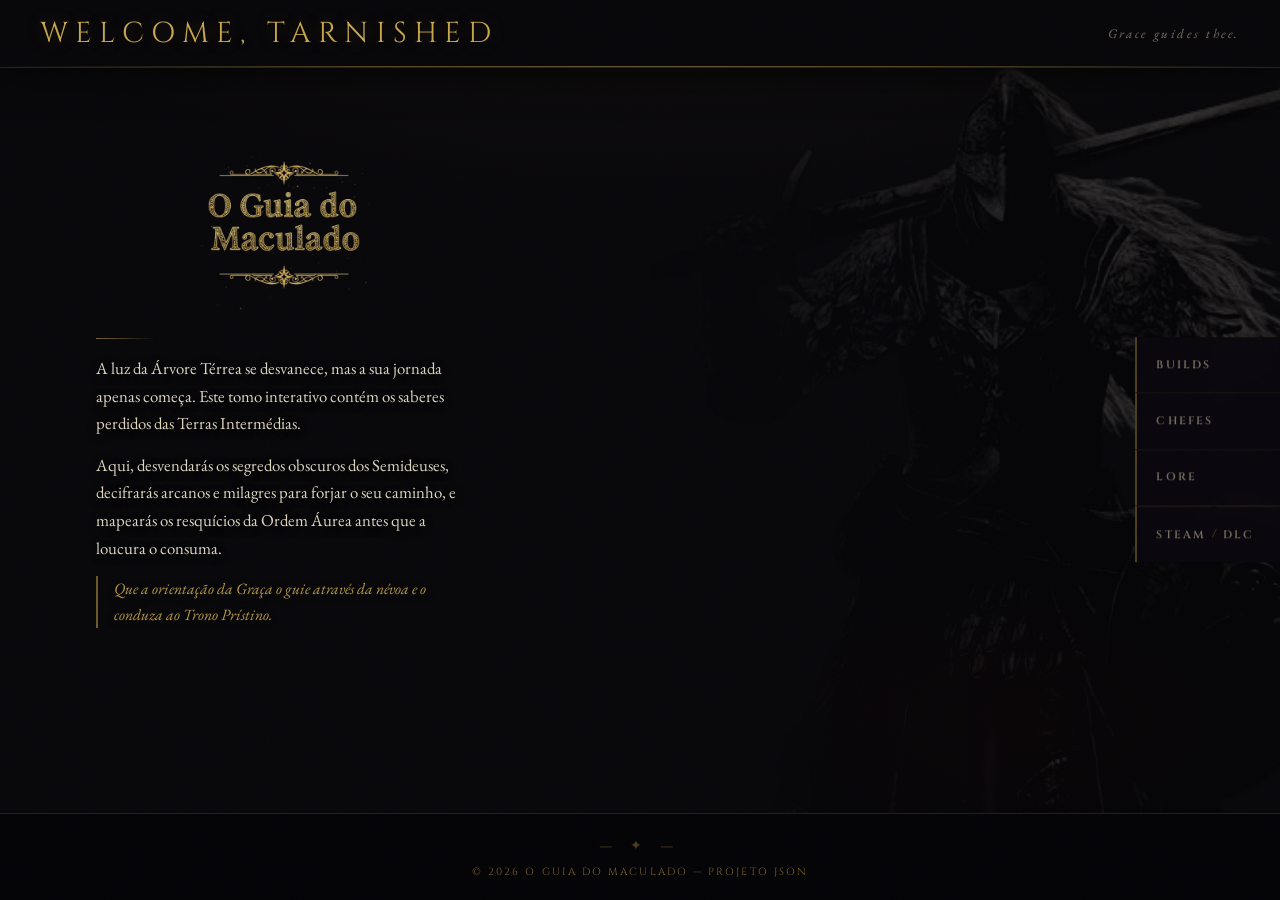
<file: index.html>
<!DOCTYPE html>
<html lang="pt-BR">
<head>
    <meta charset="UTF-8">
    <meta name="viewport" content="width=device-width, initial-scale=1.0">
    <title>O Guia do Maculado — Elden Ring</title>
    <meta name="description" content="Guia interativo para Elden Ring com builds, chefes e lore das Terras Intermédias. Que a Graça te guie.">

    <link rel="preconnect" href="https://fonts.googleapis.com">
    <link rel="preconnect" href="https://fonts.gstatic.com" crossorigin>
    <link href="https://fonts.googleapis.com/css2?family=EB+Garamond:ital,wght@0,400;0,700;1,400&family=Cinzel:wght@400;700&display=swap" rel="stylesheet">
    <link rel="stylesheet" href="style.css">
</head>
<body class="index-page">

<header>
    <h1>Welcome, Tarnished</h1>
    <p>Grace guides thee.</p>
</header>

<div class="apresentacao">
    <img src="img/Titulo.png" alt="O Guia do Maculado" class="titulo-imagem">
    <p>A luz da Árvore Térrea se desvanece, mas a sua jornada apenas começa. Este tomo interativo contém os saberes perdidos das Terras Intermédias.</p>
    <p>Aqui, desvendarás os segredos obscuros dos Semideuses, decifrarás arcanos e milagres para forjar o seu caminho, e mapearás os resquícios da Ordem Áurea antes que a loucura o consuma.</p>
    <p>Que a orientação da Graça o guie através da névoa e o conduza ao Trono Prístino.</p>
</div>

<main class="container">
    <div class="content">
        <div class="image-placeholder"></div>
    </div>

    <nav class="tabs-menu" aria-label="Navegação principal">
        <ul>
            <li><a href="builds.html" class="tab-link">Builds</a></li>
            <li><a href="bosses.html" class="tab-link">Chefes</a></li>
            <li><a href="lore.html" class="tab-link">Lore</a></li>
            <li class="store-tab">
                <a href="https://store.steampowered.com/app/1245620/ELDEN_RING/#steam" class="tab-link" target="_blank" rel="noopener">Steam</a>
                <span aria-hidden="true">/</span>
                <a href="https://store.steampowered.com/app/2778580/ELDEN_RING_Shadow_of_the_Erdtree/#dlc" class="tab-link" target="_blank" rel="noopener">DLC</a>
            </li>
        </ul>
    </nav>
</main>

<footer>
    <p>&copy; 2026 O Guia do Maculado &mdash; Projeto Json</p>
</footer>

<img src="img/maculado.png" class="maculado-hover" alt="" aria-hidden="true" loading="lazy">

<script src="script.js"></script>
</body>
</html>
</file>
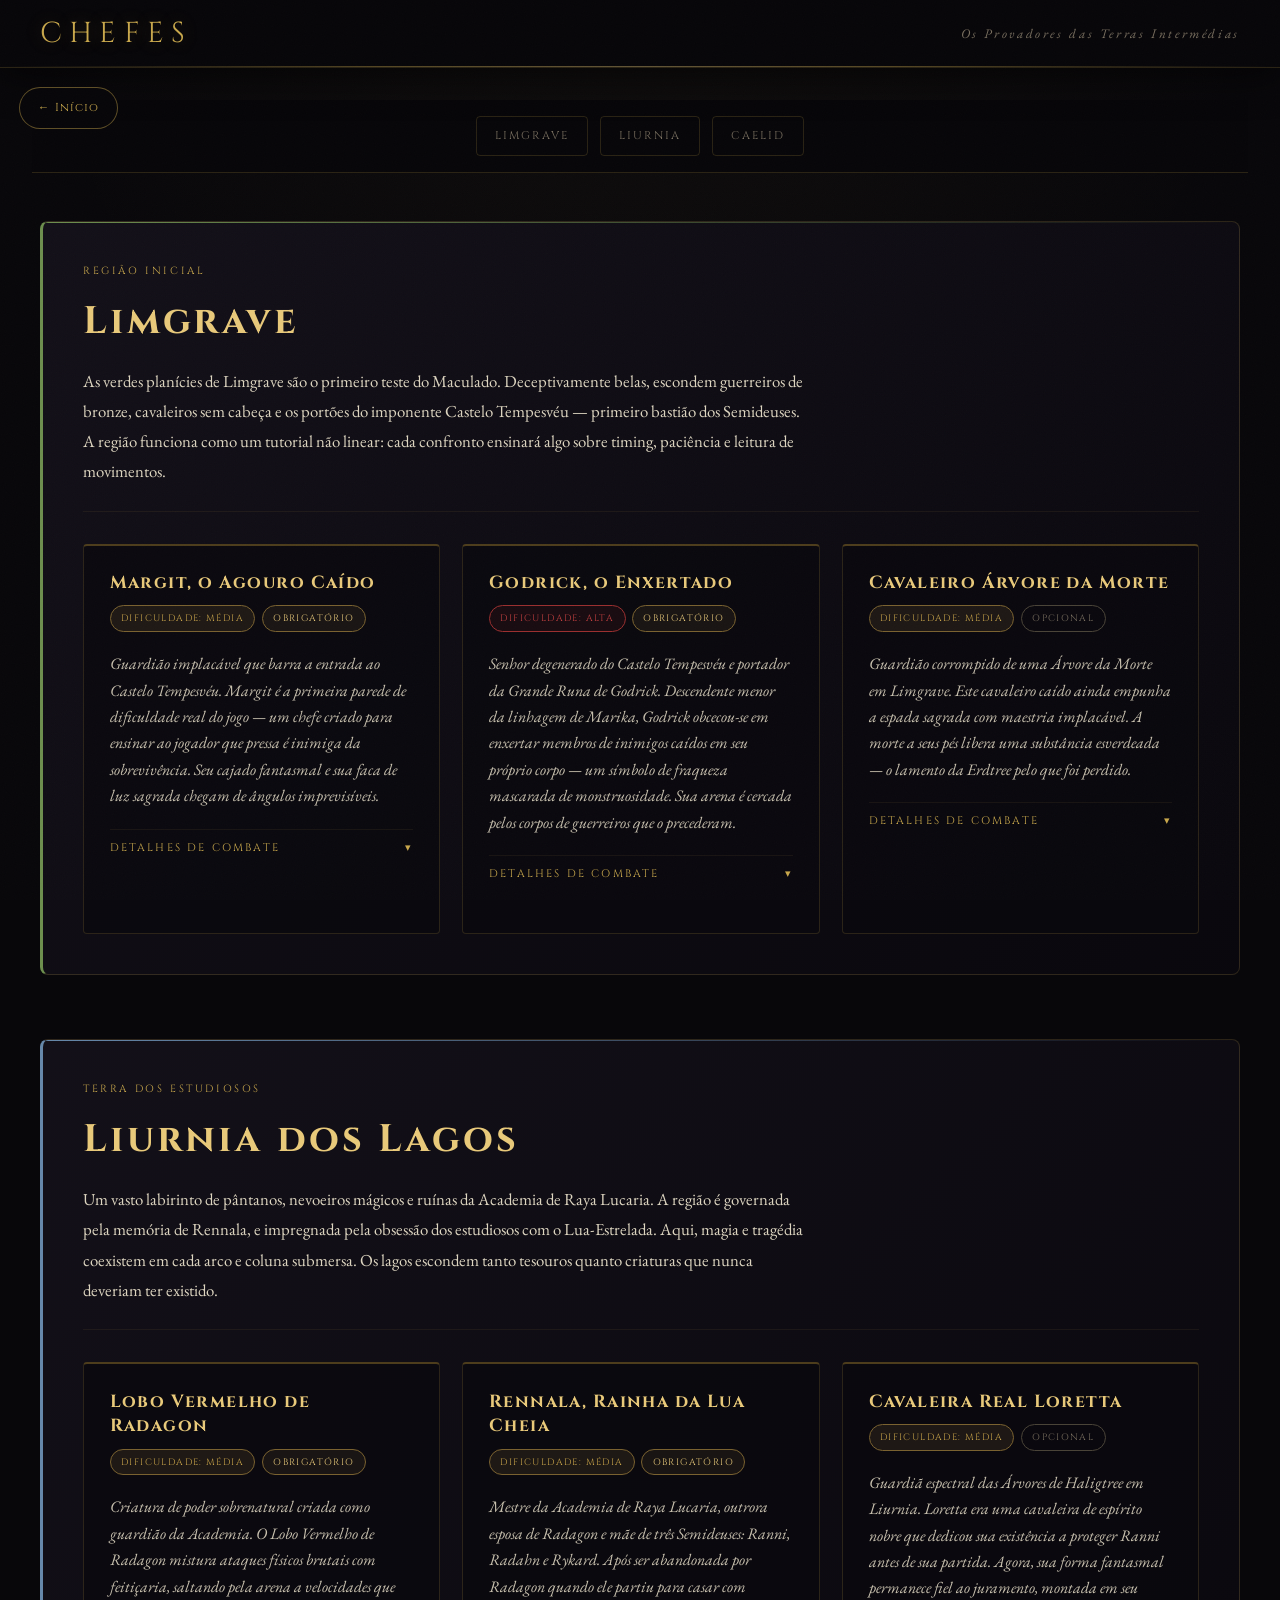
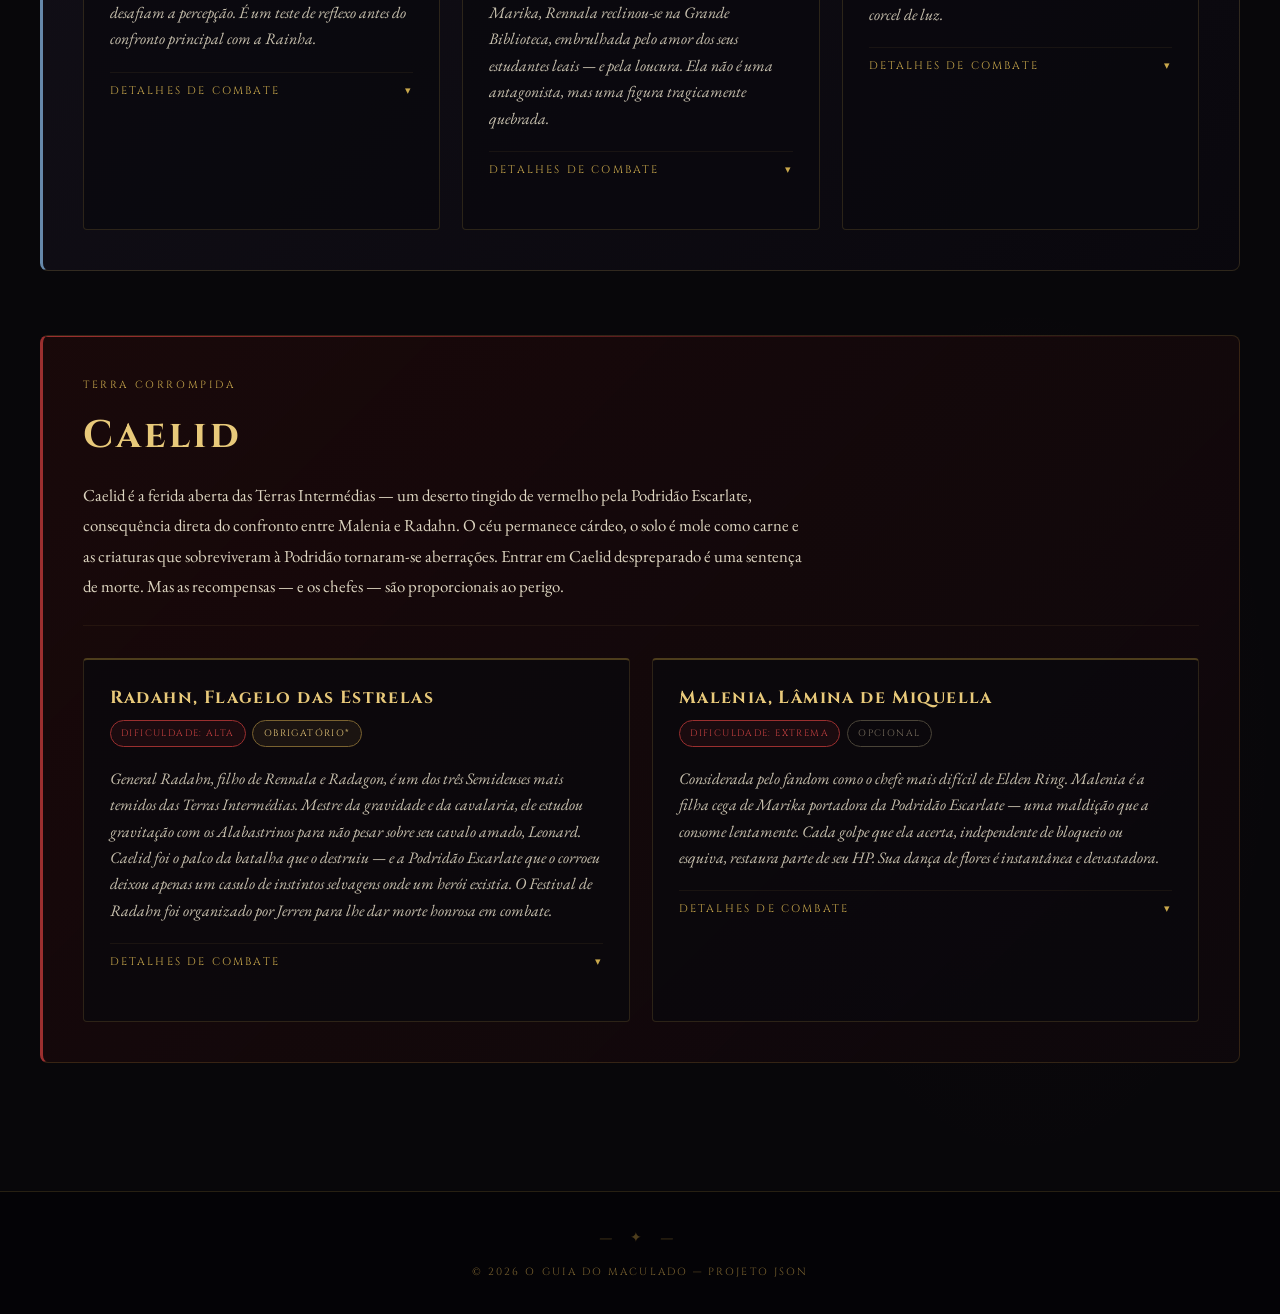
<file: bosses.html>
<!DOCTYPE html>
<html lang="pt-BR">
<head>
    <meta charset="UTF-8">
    <meta name="viewport" content="width=device-width, initial-scale=1.0">
    <title>Chefes — O Guia do Maculado</title>
    <meta name="description" content="Guia completo de chefes de Elden Ring: fases, fraquezas, drops e dicas de combate para cada região das Terras Intermédias.">

    <link rel="preconnect" href="https://fonts.googleapis.com">
    <link rel="preconnect" href="https://fonts.gstatic.com" crossorigin>
    <link href="https://fonts.googleapis.com/css2?family=EB+Garamond:ital,wght@0,400;0,700;1,400&family=Cinzel:wght@400;700&display=swap" rel="stylesheet">
    <link rel="stylesheet" href="style.css">
</head>
<body>

<a href="index.html" class="voltar-home" aria-label="Voltar para a página principal">← Início</a>

<header>
    <h1>Chefes</h1>
    <p>Os Provadores das Terras Intermédias</p>
</header>

<main class="bosses-page">

    <nav class="region-menu" aria-label="Regiões">
        <a href="#limgrave">Limgrave</a>
        <a href="#liurnia">Liurnia</a>
        <a href="#caelid">Caelid</a>
    </nav>

    <!-- ══════════ LIMGRAVE ══════════ -->
    <section id="limgrave" class="region-section region-limgrave">
        <div class="region-header">
            <span class="region-label">Região Inicial</span>
            <h2>Limgrave</h2>
            <p>As verdes planícies de Limgrave são o primeiro teste do Maculado. Deceptivamente belas, escondem guerreiros de bronze, cavaleiros sem cabeça e os portões do imponente Castelo Tempesvéu — primeiro bastião dos Semideuses. A região funciona como um tutorial não linear: cada confronto ensinará algo sobre timing, paciência e leitura de movimentos.</p>
        </div>

        <div class="boss-grid">

            <!-- Margit -->
            <article class="boss-card">
                <h3>Margit, o Agouro Caído</h3>

                <div class="boss-tags">
                    <span class="boss-tag tag-dificuldade-media">Dificuldade: Média</span>
                    <span class="boss-tag tag-obrigatorio">Obrigatório</span>
                </div>

                <p class="boss-desc">Guardião implacável que barra a entrada ao Castelo Tempesvéu. Margit é a primeira parede de dificuldade real do jogo — um chefe criado para ensinar ao jogador que pressa é inimiga da sobrevivência. Seu cajado fantasmal e sua faca de luz sagrada chegam de ângulos imprevisíveis.</p>

                <details class="boss-details">
                    <summary>Detalhes de combate</summary>

                    <div class="boss-info-grid">
                        <div class="boss-info-item">
                            <span class="boss-info-label">Localização</span>
                            <span class="boss-info-value">Estrada ao Castelo Tempesvéu</span>
                        </div>
                        <div class="boss-info-item">
                            <span class="boss-info-label">Runas</span>
                            <span class="boss-info-value">12.000</span>
                        </div>
                        <div class="boss-info-item">
                            <span class="boss-info-label">Fraqueza</span>
                            <span class="boss-info-value">Sagrado, Serrilhado (Margit's Shackle)</span>
                        </div>
                        <div class="boss-info-item">
                            <span class="boss-info-label">Resistência</span>
                            <span class="boss-info-value">Magia, Fogo, Relâmpago</span>
                        </div>
                        <div class="boss-info-item">
                            <span class="boss-info-label">Queda</span>
                            <span class="boss-info-value">Bolsa de Talismã</span>
                        </div>
                        <div class="boss-info-item">
                            <span class="boss-info-label">Lembrança</span>
                            <span class="boss-info-value">Não possui</span>
                        </div>
                    </div>

                    <h4>Fases da Luta</h4>
                    <ol class="boss-fases">
                        <li><strong>Fase 1 (100–65% HP):</strong> Combinações lentas com o cajado; fintas com a garra. Ele telegrafa muito os ataques — use a janela após o golpe de três partes.</li>
                        <li><strong>Fase 2 (abaixo de 65% HP):</strong> Invoca uma faca de luz sagrada e um martelo fantasmal. Os ataques combinados cruzam o hitbox; role para o lado e não para trás.</li>
                    </ol>

                    <h4>Dicas Essenciais</h4>
                    <ul class="boss-tips">
                        <li>Use o item <strong>Margit's Shackle</strong> (comprado com Patches por 5.000 Runas) para prendê-lo brevemente duas vezes na Fase 1.</li>
                        <li>Invoque <strong>Rogier</strong> (Sinal próximo à entrada) para dividir a atenção do chefe.</li>
                        <li>O golpe de salto com cajado tem delay longo — role no momento do impacto, não no início da animação.</li>
                        <li>Fique próximo da coxa esquerda dele: a maioria dos ataques vai passar por cima de você.</li>
                        <li>Poções de Sangramento (Bloodboil Aromatic) aceleram significativamente o combate.</li>
                    </ul>
                </details>
            </article>

            <!-- Godrick -->
            <article class="boss-card">
                <h3>Godrick, o Enxertado</h3>

                <div class="boss-tags">
                    <span class="boss-tag tag-dificuldade-alta">Dificuldade: Alta</span>
                    <span class="boss-tag tag-obrigatorio">Obrigatório</span>
                </div>

                <p class="boss-desc">Senhor degenerado do Castelo Tempesvéu e portador da Grande Runa de Godrick. Descendente menor da linhagem de Marika, Godrick obcecou-se em enxertar membros de inimigos caídos em seu próprio corpo — um símbolo de fraqueza mascarada de monstruosidade. Sua arena é cercada pelos corpos de guerreiros que o precederam.</p>

                <details class="boss-details">
                    <summary>Detalhes de combate</summary>

                    <div class="boss-info-grid">
                        <div class="boss-info-item">
                            <span class="boss-info-label">Localização</span>
                            <span class="boss-info-value">Trono do Castelo Tempesvéu</span>
                        </div>
                        <div class="boss-info-item">
                            <span class="boss-info-label">Runas</span>
                            <span class="boss-info-value">20.000</span>
                        </div>
                        <div class="boss-info-item">
                            <span class="boss-info-label">Fraqueza</span>
                            <span class="boss-info-value">Relâmpago, Sagrado</span>
                        </div>
                        <div class="boss-info-item">
                            <span class="boss-info-label">Resistência</span>
                            <span class="boss-info-value">Fogo (Fase 2), Sangramento</span>
                        </div>
                        <div class="boss-info-item">
                            <span class="boss-info-label">Queda</span>
                            <span class="boss-info-value">Lembrança de Godrick, Grande Runa de Godrick, 20.000 Runas</span>
                        </div>
                        <div class="boss-info-item">
                            <span class="boss-info-label">Lembrança</span>
                            <span class="boss-info-value">Axe of Godrick OU Grafted Dragon</span>
                        </div>
                    </div>

                    <h4>Fases da Luta</h4>
                    <ol class="boss-fases">
                        <li><strong>Fase 1 (100–50% HP):</strong> Combos com o Godrick's Axe e enxertos de braços. Ataques lentos mas com enorme área. Fique no espaço entre os braços para punir os golpes de baixo para cima.</li>
                        <li><strong>Fase 2 (abaixo de 50% HP):</strong> Godrick decepita o próprio braço e enxerta a cabeça de um Dragão Enxertado. Passa a usar sopros de fogo e ataques que cobrem quase toda a arena. Corra em linha reta para longe dos sopros de fogo — não role para os lados.</li>
                    </ol>

                    <h4>Dicas Essenciais</h4>
                    <ul class="boss-tips">
                        <li>Invoque <strong>Nepheli Loux</strong> — o sinal dela está logo antes da porta da arena. Ela prende a atenção de Godrick com eficiência.</li>
                        <li>Durante o sopro de fogo da Fase 2, corra diretamente para longe; ao terminar o sopro, corra de volta para punir.</li>
                        <li>O rodar de Godrick com o machado tem uma janela enorme de punição logo após o terceiro golpe.</li>
                        <li>Armas com dano de Relâmpago causam bônus significativo em ambas as fases.</li>
                        <li>A Graça Guia não some durante a transição de fases — use o tempo de cutscene para consumir uma Estus.</li>
                    </ul>
                </details>
            </article>

            <!-- Cavaleiro Árvore da Morte -->
            <article class="boss-card">
                <h3>Cavaleiro Árvore da Morte</h3>

                <div class="boss-tags">
                    <span class="boss-tag tag-dificuldade-media">Dificuldade: Média</span>
                    <span class="boss-tag tag-opcional">Opcional</span>
                </div>

                <p class="boss-desc">Guardião corrompido de uma Árvore da Morte em Limgrave. Este cavaleiro caído ainda empunha a espada sagrada com maestria implacável. A morte a seus pés libera uma substância esverdeada — o lamento da Erdtree pelo que foi perdido.</p>

                <details class="boss-details">
                    <summary>Detalhes de combate</summary>

                    <div class="boss-info-grid">
                        <div class="boss-info-item">
                            <span class="boss-info-label">Localização</span>
                            <span class="boss-info-value">Cemitério de Limgrave / Stormgate</span>
                        </div>
                        <div class="boss-info-item">
                            <span class="boss-info-label">Runas</span>
                            <span class="boss-info-value">3.200</span>
                        </div>
                        <div class="boss-info-item">
                            <span class="boss-info-label">Fraqueza</span>
                            <span class="boss-info-value">Sagrado, Fogo</span>
                        </div>
                        <div class="boss-info-item">
                            <span class="boss-info-label">Resistência</span>
                            <span class="boss-info-value">Magia, Escuridão</span>
                        </div>
                        <div class="boss-info-item">
                            <span class="boss-info-label">Queda</span>
                            <span class="boss-info-value">Sapling of the Erdtree (Gravebird Talisman)</span>
                        </div>
                        <div class="boss-info-item">
                            <span class="boss-info-label">Lembrança</span>
                            <span class="boss-info-value">Não possui</span>
                        </div>
                    </div>

                    <h4>Dicas Essenciais</h4>
                    <ul class="boss-tips">
                        <li>Mantenha distância média e espere ele avançar — todos os seus ataques são de curto alcance.</li>
                        <li>O pulo com a espada erguida é seu ataque mais perigoso: role imediatamente ao ver a animação de salto.</li>
                        <li>Óleo Sagrado nas suas armas aumenta o dano cerca de 20% contra ele.</li>
                        <li>Estreitar o espaço entre vocês após cada golpe seu é a estratégia mais segura.</li>
                    </ul>
                </details>
            </article>

        </div>
    </section>

    <!-- ══════════ LIURNIA ══════════ -->
    <section id="liurnia" class="region-section region-liurnia">
        <div class="region-header">
            <span class="region-label">Terra dos Estudiosos</span>
            <h2>Liurnia dos Lagos</h2>
            <p>Um vasto labirinto de pântanos, nevoeiros mágicos e ruínas da Academia de Raya Lucaria. A região é governada pela memória de Rennala, e impregnada pela obsessão dos estudiosos com o Lua-Estrelada. Aqui, magia e tragédia coexistem em cada arco e coluna submersa. Os lagos escondem tanto tesouros quanto criaturas que nunca deveriam ter existido.</p>
        </div>

        <div class="boss-grid">

            <!-- Lobo Vermelho -->
            <article class="boss-card">
                <h3>Lobo Vermelho de Radagon</h3>

                <div class="boss-tags">
                    <span class="boss-tag tag-dificuldade-media">Dificuldade: Média</span>
                    <span class="boss-tag tag-obrigatorio">Obrigatório</span>
                </div>

                <p class="boss-desc">Criatura de poder sobrenatural criada como guardião da Academia. O Lobo Vermelho de Radagon mistura ataques físicos brutais com feitiçaria, saltando pela arena a velocidades que desafiam a percepção. É um teste de reflexo antes do confronto principal com a Rainha.</p>

                <details class="boss-details">
                    <summary>Detalhes de combate</summary>

                    <div class="boss-info-grid">
                        <div class="boss-info-item">
                            <span class="boss-info-label">Localização</span>
                            <span class="boss-info-value">Academia de Raya Lucaria — Sala do Debate</span>
                        </div>
                        <div class="boss-info-item">
                            <span class="boss-info-label">Runas</span>
                            <span class="boss-info-value">13.000</span>
                        </div>
                        <div class="boss-info-item">
                            <span class="boss-info-label">Fraqueza</span>
                            <span class="boss-info-value">Relâmpago, Sagrado, Sangramento</span>
                        </div>
                        <div class="boss-info-item">
                            <span class="boss-info-label">Resistência</span>
                            <span class="boss-info-value">Magia, Congelamento</span>
                        </div>
                        <div class="boss-info-item">
                            <span class="boss-info-label">Queda</span>
                            <span class="boss-info-value">Pedra de Memória, 13.000 Runas</span>
                        </div>
                        <div class="boss-info-item">
                            <span class="boss-info-label">Lembrança</span>
                            <span class="boss-info-value">Não possui</span>
                        </div>
                    </div>

                    <h4>Fases da Luta</h4>
                    <ol class="boss-fases">
                        <li><strong>Fase 1 (100–50% HP):</strong> Ataques de garra, mordida e saltos. Conjura espadas mágicas flutuantes que dispara em série. Fique agressivo nos intervalos entre saltos.</li>
                        <li><strong>Fase 2 (abaixo de 50% HP):</strong> Torna-se ainda mais veloz e começa a conjurar salvas de feitiços enquanto recua. Priorize chegar perto e pressionar o flanco esquerdo.</li>
                    </ol>

                    <h4>Dicas Essenciais</h4>
                    <ul class="boss-tips">
                        <li>Armas com Sangramento são altamente eficazes — a barra de hemorragia acumula rapidamente.</li>
                        <li>Fique próximo: a maioria dos feitiços erram ou passam por cima de você em distância zero.</li>
                        <li>Quando ele recua e começa a conjurar salvas de magia, role lateralmente em direção a ele.</li>
                        <li>A invocação de Ashes de cavaleiros pesados (como Crucible Knight) segura bem a atenção do Lobo.</li>
                    </ul>
                </details>
            </article>

            <!-- Rennala -->
            <article class="boss-card">
                <h3>Rennala, Rainha da Lua Cheia</h3>

                <div class="boss-tags">
                    <span class="boss-tag tag-dificuldade-media">Dificuldade: Média</span>
                    <span class="boss-tag tag-obrigatorio">Obrigatório</span>
                </div>

                <p class="boss-desc">Mestre da Academia de Raya Lucaria, outrora esposa de Radagon e mãe de três Semideuses: Ranni, Radahn e Rykard. Após ser abandonada por Radagon quando ele partiu para casar com Marika, Rennala reclinou-se na Grande Biblioteca, embrulhada pelo amor dos seus estudantes leais — e pela loucura. Ela não é uma antagonista, mas uma figura tragicamente quebrada.</p>

                <details class="boss-details">
                    <summary>Detalhes de combate</summary>

                    <div class="boss-info-grid">
                        <div class="boss-info-item">
                            <span class="boss-info-label">Localização</span>
                            <span class="boss-info-value">Grande Biblioteca de Raya Lucaria</span>
                        </div>
                        <div class="boss-info-item">
                            <span class="boss-info-label">Runas</span>
                            <span class="boss-info-value">40.000</span>
                        </div>
                        <div class="boss-info-item">
                            <span class="boss-info-label">Fraqueza</span>
                            <span class="boss-info-value">Nenhuma elemental (dano físico é mais eficaz na Fase 2)</span>
                        </div>
                        <div class="boss-info-item">
                            <span class="boss-info-label">Resistência</span>
                            <span class="boss-info-value">Magia, Todos os elementais (Fase 2)</span>
                        </div>
                        <div class="boss-info-item">
                            <span class="boss-info-label">Queda</span>
                            <span class="boss-info-value">Lembrança de Rennala, Grande Runa dos Não Nascidos</span>
                        </div>
                        <div class="boss-info-item">
                            <span class="boss-info-label">Lembrança</span>
                            <span class="boss-info-value">Rennala's Full Moon OU Rennala's Staff</span>
                        </div>
                    </div>

                    <h4>Fases da Luta</h4>
                    <ol class="boss-fases">
                        <li><strong>Fase 1 — O Escudo Dourado:</strong> Rennala flutua no centro enquanto estudantes cantam em volta. Localize os estudantes com aura dourada (eles brilham levemente), ataque-os para quebrar o escudo. Após três quebramentos, ela cai. Bata enquanto ela está no chão. Repita três vezes até a transição.</li>
                        <li><strong>Fase 2 — Rainha da Lua Cheia:</strong> Arena aberta e mágica. Rennala usa a Lua Cheia (bola de magia massiva que persegue o jogador), feitiços de lâminas de Glintstone e invoca criaturas. A Lua Cheia causa status de Fraqueza Mágica — use armadura com alta resistência a Magia. Role para o lado quando ela começar a animação da Lua.</li>
                    </ol>

                    <h4>Dicas Essenciais</h4>
                    <ul class="boss-tips">
                        <li>Na Fase 1, ignore os estudantes comuns e procure o brilho dourado — só esses contam para quebrar o escudo.</li>
                        <li>Na Fase 2, aproxime-se sempre que ela invocar criaturas; enquanto invoca, ela fica vulnerável.</li>
                        <li>A Lua Cheia é lenta — comece a rolar bem antes dela chegar. Ela aplica debuff de Defesa Mágica, cure com leite de Estus.</li>
                        <li>Rennala é a única chefe principal que permite <strong>Renascer</strong> (redistribuir atributos) após ser derrotada — preserve a Grande Runa dos Não Nascidos.</li>
                    </ul>
                </details>
            </article>

            <!-- Royal Knight Loretta -->
            <article class="boss-card">
                <h3>Cavaleira Real Loretta</h3>

                <div class="boss-tags">
                    <span class="boss-tag tag-dificuldade-media">Dificuldade: Média</span>
                    <span class="boss-tag tag-opcional">Opcional</span>
                </div>

                <p class="boss-desc">Guardiã espectral das Árvores de Haligtree em Liurnia. Loretta era uma cavaleira de espírito nobre que dedicou sua existência a proteger Ranni antes de sua partida. Agora, sua forma fantasmal permanece fiel ao juramento, montada em seu corcel de luz.</p>

                <details class="boss-details">
                    <summary>Detalhes de combate</summary>

                    <div class="boss-info-grid">
                        <div class="boss-info-item">
                            <span class="boss-info-label">Localização</span>
                            <span class="boss-info-value">Mansão Caria</span>
                        </div>
                        <div class="boss-info-item">
                            <span class="boss-info-label">Runas</span>
                            <span class="boss-info-value">10.000</span>
                        </div>
                        <div class="boss-info-item">
                            <span class="boss-info-label">Fraqueza</span>
                            <span class="boss-info-value">Fogo, Sangramento</span>
                        </div>
                        <div class="boss-info-item">
                            <span class="boss-info-label">Resistência</span>
                            <span class="boss-info-value">Magia, Sagrado</span>
                        </div>
                        <div class="boss-info-item">
                            <span class="boss-info-label">Queda</span>
                            <span class="boss-info-value">Loretta's Greatbow (feitiçaria), Acesso à Torre de Ranni</span>
                        </div>
                        <div class="boss-info-item">
                            <span class="boss-info-label">Lembrança</span>
                            <span class="boss-info-value">Não possui</span>
                        </div>
                    </div>

                    <h4>Dicas Essenciais</h4>
                    <ul class="boss-tips">
                        <li>Fique próximo do cavalo para evitar o bombardeio de flechas mágicas de longa distância.</li>
                        <li>Após cada galope com lança, ela fica vulnerável por ~2 segundos — sua janela de punição mais segura.</li>
                        <li>Derrotá-la abre o caminho para a quest de Ranni — uma das mais ricas da narrativa.</li>
                    </ul>
                </details>
            </article>

        </div>
    </section>

    <!-- ══════════ CAELID ══════════ -->
    <section id="caelid" class="region-section region-caelid">
        <div class="region-header">
            <span class="region-label">Terra Corrompida</span>
            <h2>Caelid</h2>
            <p>Caelid é a ferida aberta das Terras Intermédias — um deserto tingido de vermelho pela Podridão Escarlate, consequência direta do confronto entre Malenia e Radahn. O céu permanece cárdeo, o solo é mole como carne e as criaturas que sobreviveram à Podridão tornaram-se aberrações. Entrar em Caelid despreparado é uma sentença de morte. Mas as recompensas — e os chefes — são proporcionais ao perigo.</p>
        </div>

        <div class="boss-grid">

            <!-- Starscourge Radahn -->
            <article class="boss-card">
                <h3>Radahn, Flagelo das Estrelas</h3>

                <div class="boss-tags">
                    <span class="boss-tag tag-dificuldade-alta">Dificuldade: Alta</span>
                    <span class="boss-tag tag-obrigatorio">Obrigatório*</span>
                </div>

                <p class="boss-desc">General Radahn, filho de Rennala e Radagon, é um dos três Semideuses mais temidos das Terras Intermédias. Mestre da gravidade e da cavalaria, ele estudou gravitação com os Alabastrinos para não pesar sobre seu cavalo amado, Leonard. Caelid foi o palco da batalha que o destruiu — e a Podridão Escarlate que o corroeu deixou apenas um casulo de instintos selvagens onde um herói existia. O Festival de Radahn foi organizado por Jerren para lhe dar morte honrosa em combate.</p>

                <details class="boss-details">
                    <summary>Detalhes de combate</summary>

                    <div class="boss-info-grid">
                        <div class="boss-info-item">
                            <span class="boss-info-label">Localização</span>
                            <span class="boss-info-value">Praia de Caelid — Castelo da Juba Vermelha</span>
                        </div>
                        <div class="boss-info-item">
                            <span class="boss-info-label">Runas</span>
                            <span class="boss-info-value">70.000</span>
                        </div>
                        <div class="boss-info-item">
                            <span class="boss-info-label">Fraqueza</span>
                            <span class="boss-info-value">Sagrado, Sangramento (moderado)</span>
                        </div>
                        <div class="boss-info-item">
                            <span class="boss-info-label">Resistência</span>
                            <span class="boss-info-value">Magia, Podridão Escarlate, Veneno</span>
                        </div>
                        <div class="boss-info-item">
                            <span class="boss-info-label">Queda</span>
                            <span class="boss-info-value">Lembrança de Radahn, Grande Runa de Radahn, 70.000 Runas</span>
                        </div>
                        <div class="boss-info-item">
                            <span class="boss-info-label">Lembrança</span>
                            <span class="boss-info-value">Starscourge Greatsword OU Lion Greatbow</span>
                        </div>
                    </div>

                    <h4>Fases da Luta</h4>
                    <ol class="boss-fases">
                        <li><strong>Fase 1 — O Festival:</strong> Arena aberta com aliados invocáveis (Blaidd, Alexander, Jerren, entre outros). Radahn usa arcos de gravidade de longo alcance, carga de cavalaria e fragmentos de meteoro. Monte o corcel fantasmal (os espíritos da arena) para cobrir distância rapidamente. Invoque todos os aliados disponíveis.</li>
                        <li><strong>Fase 2 — Meteoro:</strong> Radahn cai do céu como um meteorito após atingir ~50% HP. A explosão do impacto cobre grande área — rode imediatamente ao ver ele subir. Ele retorna com combos mais agressivos e velocidade ampliada, misturando gravidade e ataques físicos com hitboxes expandidas.</li>
                    </ol>

                    <h4>Dicas Essenciais</h4>
                    <ul class="boss-tips">
                        <li>Invoque <strong>todos</strong> os aliados disponíveis ao entrar na arena — eles são a chave para dividir a atenção de Radahn.</li>
                        <li>Monte o corcel espectral (pressione Invocar ao passar pelos cavalos fantasmas) para alcançar Radahn rapidamente e esquivar das flechas.</li>
                        <li>Durante o Meteoro (Fase 2), rode em direção a onde ele estava antes de subir — o impacto tem área radial, não persecutória.</li>
                        <li>Armas com dano Sagrado são as mais eficientes; Selos de Fé com bênçãos de dano sagrado funcionam bem.</li>
                        <li>Se os aliados morrerem, corra de volta para os sinais e reinvoque — eles respawnam durante a luta.</li>
                        <li>Seu ataque de "chuva de meteoros" mira em você: role entre os meteoros, nunca em linha reta.</li>
                    </ul>
                </details>
            </article>

            <!-- Malenia (bônus) -->
            <article class="boss-card">
                <h3>Malenia, Lâmina de Miquella</h3>

                <div class="boss-tags">
                    <span class="boss-tag tag-dificuldade-alta">Dificuldade: Extrema</span>
                    <span class="boss-tag tag-opcional">Opcional</span>
                </div>

                <p class="boss-desc">Considerada pelo fandom como o chefe mais difícil de Elden Ring. Malenia é a filha cega de Marika portadora da Podridão Escarlate — uma maldição que a consome lentamente. Cada golpe que ela acerta, independente de bloqueio ou esquiva, restaura parte de seu HP. Sua dança de flores é instantânea e devastadora.</p>

                <details class="boss-details">
                    <summary>Detalhes de combate</summary>

                    <div class="boss-info-grid">
                        <div class="boss-info-item">
                            <span class="boss-info-label">Localização</span>
                            <span class="boss-info-value">Torre de Élphael, Braçadeira da Haligtree</span>
                        </div>
                        <div class="boss-info-item">
                            <span class="boss-info-label">Runas</span>
                            <span class="boss-info-value">480.000</span>
                        </div>
                        <div class="boss-info-item">
                            <span class="boss-info-label">Fraqueza</span>
                            <span class="boss-info-value">Fogo, Sangramento, Geladura</span>
                        </div>
                        <div class="boss-info-item">
                            <span class="boss-info-label">Resistência</span>
                            <span class="boss-info-value">Podridão Escarlate, Veneno, Magia</span>
                        </div>
                        <div class="boss-info-item">
                            <span class="boss-info-label">Queda</span>
                            <span class="boss-info-value">Lembrança de Malenia, Miquella's Needle</span>
                        </div>
                        <div class="boss-info-item">
                            <span class="boss-info-label">Lembrança</span>
                            <span class="boss-info-value">Hand of Malenia OU Scarlet Aeonia</span>
                        </div>
                    </div>

                    <h4>Fases da Luta</h4>
                    <ol class="boss-fases">
                        <li><strong>Fase 1 — A Lâmina:</strong> Combos rápidos com espada, dive kicks e a <em>Waterfowl Dance</em> (sua sequência de cinco golpes em dashes). Ela cura a cada acerto — nunca leve golpe desnecessário. Role para longe no primeiro dash da Waterfowl Dance, depois role agressivamente <em>para dentro</em> dela para o segundo grupo.</li>
                        <li><strong>Fase 2 — A Deusa da Podridão:</strong> Malenia germina em um jardim de flores escarlates e desenvolve asas. Novos ataques incluem Clone Dive (ela aparece do teto repetidas vezes) e a explosão de Scarlet Aeonia (se acertar você, aplica Podridão Escarlate instantaneamente).</li>
                    </ol>

                    <h4>Dicas Essenciais</h4>
                    <ul class="boss-tips">
                        <li>O timing da <strong>Waterfowl Dance</strong> é o maior desafio do jogo: role para longe no primeiro grupo, depois role duas vezes para <em>dentro</em> do segundo grupo para sair ileso.</li>
                        <li>Use <strong>Black Knife Tiche</strong> como espírito — ela esquiva dos ataques de Malenia por conta própria e causa bom dano.</li>
                        <li>Mantenha sempre Antídoto Escarlate pronto para a Fase 2.</li>
                        <li>Fogo é a fraqueza mais confiável — Flask of Wondrous Physick com Flame-Shrouding Cracked Tear é muito recomendado.</li>
                        <li>Não bloqueie — o lifesteal dela atravessa escudos. Esquiva é obrigatória.</li>
                    </ul>
                </details>
            </article>

        </div>
    </section>

</main>

<footer>
    <p>&copy; 2026 O Guia do Maculado &mdash; Projeto Json</p>
</footer>

<script src="script.js"></script>

</body>
</html>
</file>
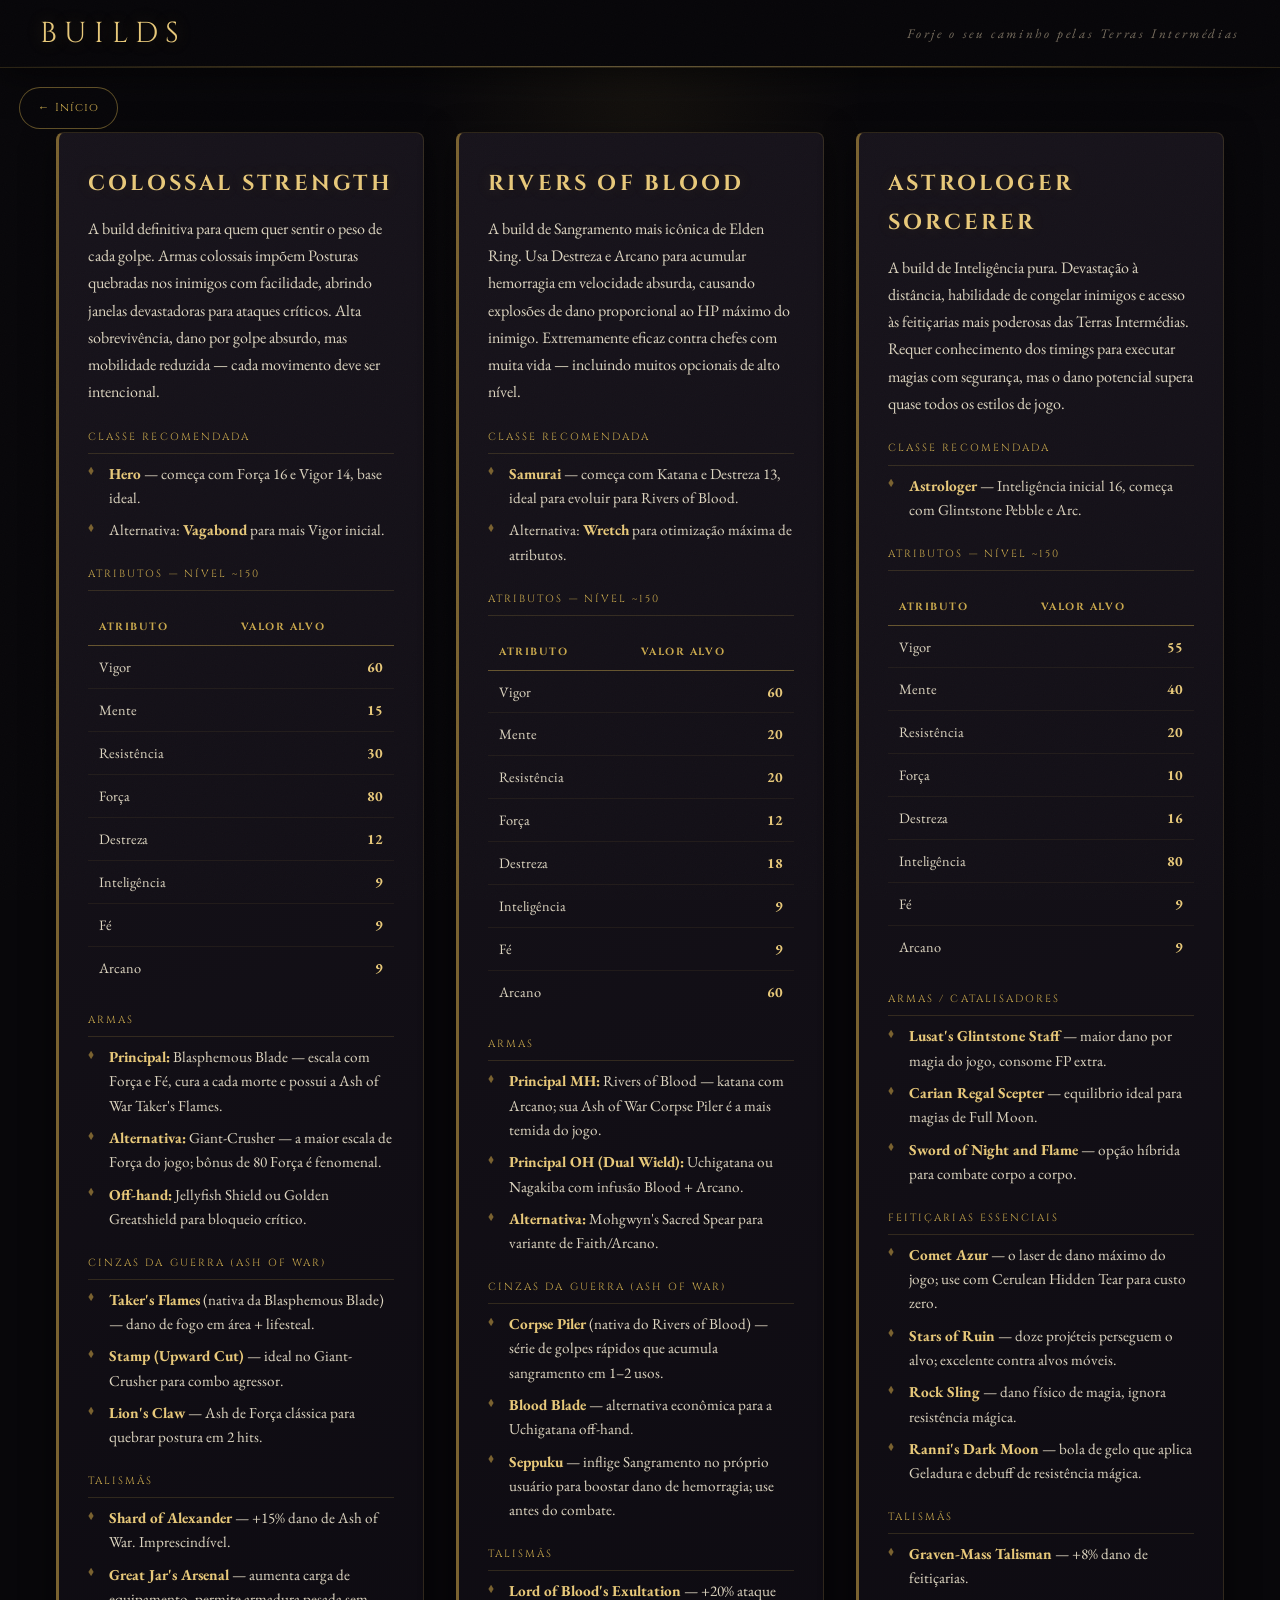
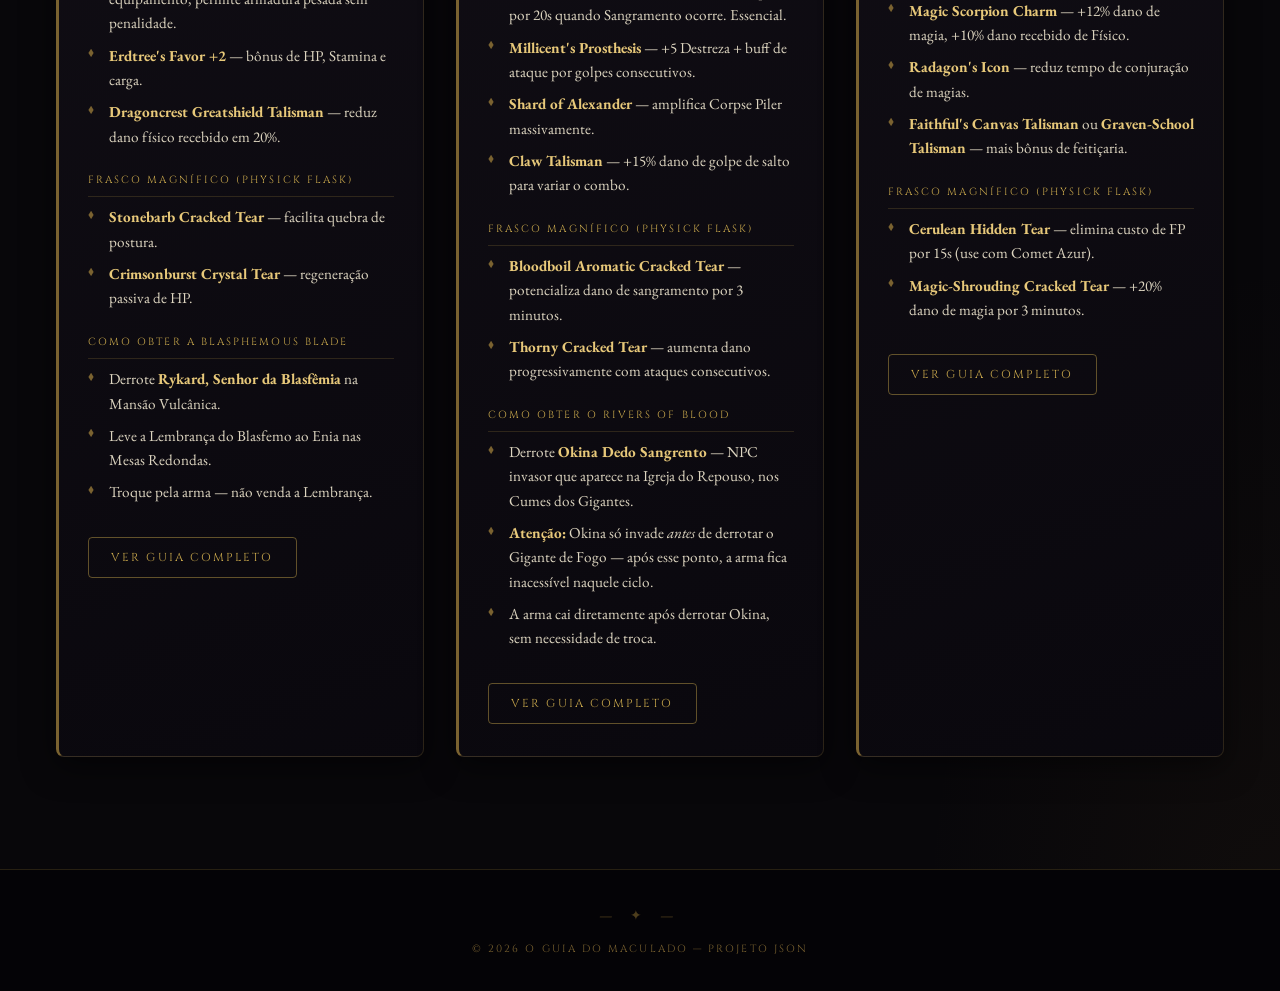
<file: builds.html>
<!DOCTYPE html>
<html lang="pt-BR">
<head>
    <meta charset="UTF-8">
    <meta name="viewport" content="width=device-width, initial-scale=1.0">
    <title>Builds — O Guia do Maculado</title>
    <meta name="description" content="Guias completos de builds de Elden Ring: tabelas de atributos, armas, Cinzas da Guerra, Talismãs e combos para cada estilo de jogo.">

    <link rel="preconnect" href="https://fonts.googleapis.com">
    <link rel="preconnect" href="https://fonts.gstatic.com" crossorigin>
    <link href="https://fonts.googleapis.com/css2?family=EB+Garamond:ital,wght@0,400;0,700;1,400&family=Cinzel:wght@400;700&display=swap" rel="stylesheet">
    <link rel="stylesheet" href="style.css">
</head>
<body class="builds-page">

<a href="index.html" class="voltar-home" aria-label="Voltar para a página principal">← Início</a>

<header>
    <h1>Builds</h1>
    <p>Forje o seu caminho pelas Terras Intermédias</p>
</header>

<main class="container">
    <section class="builds-listas">

        <!-- ══════════════════════════════════════════
             CARD 1 — FORÇA (COLOSSAL STRENGTH)
        ══════════════════════════════════════════ -->
        <article class="build-card">
            <h2>Colossal Strength</h2>
            <p>A build definitiva para quem quer sentir o peso de cada golpe. Armas colossais impõem Posturas quebradas nos inimigos com facilidade, abrindo janelas devastadoras para ataques críticos. Alta sobrevivência, dano por golpe absurdo, mas mobilidade reduzida — cada movimento deve ser intencional.</p>

            <span class="build-section-label">Classe Recomendada</span>
            <ul>
                <li><strong>Hero</strong> — começa com Força 16 e Vigor 14, base ideal.</li>
                <li>Alternativa: <strong>Vagabond</strong> para mais Vigor inicial.</li>
            </ul>

            <span class="build-section-label">Atributos — Nível ~150</span>
            <table class="atributos-table">
                <thead>
                    <tr><th>Atributo</th><th>Valor Alvo</th></tr>
                </thead>
                <tbody>
                    <tr><td>Vigor</td><td>60</td></tr>
                    <tr><td>Mente</td><td>15</td></tr>
                    <tr><td>Resistência</td><td>30</td></tr>
                    <tr><td>Força</td><td>80</td></tr>
                    <tr><td>Destreza</td><td>12</td></tr>
                    <tr><td>Inteligência</td><td>9</td></tr>
                    <tr><td>Fé</td><td>9</td></tr>
                    <tr><td>Arcano</td><td>9</td></tr>
                </tbody>
            </table>

            <span class="build-section-label">Armas</span>
            <ul>
                <li><strong>Principal:</strong> Blasphemous Blade — escala com Força e Fé, cura a cada morte e possui a Ash of War Taker's Flames.</li>
                <li><strong>Alternativa:</strong> Giant-Crusher — a maior escala de Força do jogo; bônus de 80 Força é fenomenal.</li>
                <li><strong>Off-hand:</strong> Jellyfish Shield ou Golden Greatshield para bloqueio crítico.</li>
            </ul>

            <span class="build-section-label">Cinzas da Guerra (Ash of War)</span>
            <ul>
                <li><strong>Taker's Flames</strong> (nativa da Blasphemous Blade) — dano de fogo em área + lifesteal.</li>
                <li><strong>Stamp (Upward Cut)</strong> — ideal no Giant-Crusher para combo agressor.</li>
                <li><strong>Lion's Claw</strong> — Ash de Força clássica para quebrar postura em 2 hits.</li>
            </ul>

            <span class="build-section-label">Talismãs</span>
            <ul>
                <li><strong>Shard of Alexander</strong> — +15% dano de Ash of War. Imprescindível.</li>
                <li><strong>Great Jar's Arsenal</strong> — aumenta carga de equipamento, permite armadura pesada sem penalidade.</li>
                <li><strong>Erdtree's Favor +2</strong> — bônus de HP, Stamina e carga.</li>
                <li><strong>Dragoncrest Greatshield Talisman</strong> — reduz dano físico recebido em 20%.</li>
            </ul>

            <span class="build-section-label">Frasco Magnífico (Physick Flask)</span>
            <ul>
                <li><strong>Stonebarb Cracked Tear</strong> — facilita quebra de postura.</li>
                <li><strong>Crimsonburst Crystal Tear</strong> — regeneração passiva de HP.</li>
            </ul>

            <span class="build-section-label">Como obter a Blasphemous Blade</span>
            <ul>
                <li>Derrote <strong>Rykard, Senhor da Blasfêmia</strong> na Mansão Vulcânica.</li>
                <li>Leve a Lembrança do Blasfemo ao Enia nas Mesas Redondas.</li>
                <li>Troque pela arma — não venda a Lembrança.</li>
            </ul>

            <button type="button" class="abrir-modal" data-modal="modal-forca">
                <span>Ver guia completo</span>
            </button>
        </article>

        <!-- ══════════════════════════════════════════
             CARD 2 — BLEED (RIVERS OF BLOOD)
        ══════════════════════════════════════════ -->
        <article class="build-card">
            <h2>Rivers of Blood</h2>
            <p>A build de Sangramento mais icônica de Elden Ring. Usa Destreza e Arcano para acumular hemorragia em velocidade absurda, causando explosões de dano proporcional ao HP máximo do inimigo. Extremamente eficaz contra chefes com muita vida — incluindo muitos opcionais de alto nível.</p>

            <span class="build-section-label">Classe Recomendada</span>
            <ul>
                <li><strong>Samurai</strong> — começa com Katana e Destreza 13, ideal para evoluir para Rivers of Blood.</li>
                <li>Alternativa: <strong>Wretch</strong> para otimização máxima de atributos.</li>
            </ul>

            <span class="build-section-label">Atributos — Nível ~150</span>
            <table class="atributos-table">
                <thead>
                    <tr><th>Atributo</th><th>Valor Alvo</th></tr>
                </thead>
                <tbody>
                    <tr><td>Vigor</td><td>60</td></tr>
                    <tr><td>Mente</td><td>20</td></tr>
                    <tr><td>Resistência</td><td>20</td></tr>
                    <tr><td>Força</td><td>12</td></tr>
                    <tr><td>Destreza</td><td>18</td></tr>
                    <tr><td>Inteligência</td><td>9</td></tr>
                    <tr><td>Fé</td><td>9</td></tr>
                    <tr><td>Arcano</td><td>60</td></tr>
                </tbody>
            </table>

            <span class="build-section-label">Armas</span>
            <ul>
                <li><strong>Principal MH:</strong> Rivers of Blood — katana com Arcano; sua Ash of War Corpse Piler é a mais temida do jogo.</li>
                <li><strong>Principal OH (Dual Wield):</strong> Uchigatana ou Nagakiba com infusão Blood + Arcano.</li>
                <li><strong>Alternativa:</strong> Mohgwyn's Sacred Spear para variante de Faith/Arcano.</li>
            </ul>

            <span class="build-section-label">Cinzas da Guerra (Ash of War)</span>
            <ul>
                <li><strong>Corpse Piler</strong> (nativa do Rivers of Blood) — série de golpes rápidos que acumula sangramento em 1–2 usos.</li>
                <li><strong>Blood Blade</strong> — alternativa econômica para a Uchigatana off-hand.</li>
                <li><strong>Seppuku</strong> — inflige Sangramento no próprio usuário para boostar dano de hemorragia; use antes do combate.</li>
            </ul>

            <span class="build-section-label">Talismãs</span>
            <ul>
                <li><strong>Lord of Blood's Exultation</strong> — +20% ataque por 20s quando Sangramento ocorre. Essencial.</li>
                <li><strong>Millicent's Prosthesis</strong> — +5 Destreza + buff de ataque por golpes consecutivos.</li>
                <li><strong>Shard of Alexander</strong> — amplifica Corpse Piler massivamente.</li>
                <li><strong>Claw Talisman</strong> — +15% dano de golpe de salto para variar o combo.</li>
            </ul>

            <span class="build-section-label">Frasco Magnífico (Physick Flask)</span>
            <ul>
                <li><strong>Bloodboil Aromatic Cracked Tear</strong> — potencializa dano de sangramento por 3 minutos.</li>
                <li><strong>Thorny Cracked Tear</strong> — aumenta dano progressivamente com ataques consecutivos.</li>
            </ul>

            <span class="build-section-label">Como obter o Rivers of Blood</span>
            <ul>
                <li>Derrote <strong>Okina Dedo Sangrento</strong> — NPC invasor que aparece na Igreja do Repouso, nos Cumes dos Gigantes.</li>
                <li><strong>Atenção:</strong> Okina só invade <em>antes</em> de derrotar o Gigante de Fogo — após esse ponto, a arma fica inacessível naquele ciclo.</li>
                <li>A arma cai diretamente após derrotar Okina, sem necessidade de troca.</li>
            </ul>

            <button type="button" class="abrir-modal" data-modal="modal-bleed">
                <span>Ver guia completo</span>
            </button>
        </article>

        <!-- ══════════════════════════════════════════
             CARD 3 — MAGO (FULL INT SORCERER)
        ══════════════════════════════════════════ -->
        <article class="build-card">
            <h2>Astrologer Sorcerer</h2>
            <p>A build de Inteligência pura. Devastação à distância, habilidade de congelar inimigos e acesso às feitiçarias mais poderosas das Terras Intermédias. Requer conhecimento dos timings para executar magias com segurança, mas o dano potencial supera quase todos os estilos de jogo.</p>

            <span class="build-section-label">Classe Recomendada</span>
            <ul>
                <li><strong>Astrologer</strong> — Inteligência inicial 16, começa com Glintstone Pebble e Arc.</li>
            </ul>

            <span class="build-section-label">Atributos — Nível ~150</span>
            <table class="atributos-table">
                <thead>
                    <tr><th>Atributo</th><th>Valor Alvo</th></tr>
                </thead>
                <tbody>
                    <tr><td>Vigor</td><td>55</td></tr>
                    <tr><td>Mente</td><td>40</td></tr>
                    <tr><td>Resistência</td><td>20</td></tr>
                    <tr><td>Força</td><td>10</td></tr>
                    <tr><td>Destreza</td><td>16</td></tr>
                    <tr><td>Inteligência</td><td>80</td></tr>
                    <tr><td>Fé</td><td>9</td></tr>
                    <tr><td>Arcano</td><td>9</td></tr>
                </tbody>
            </table>

            <span class="build-section-label">Armas / Catalisadores</span>
            <ul>
                <li><strong>Lusat's Glintstone Staff</strong> — maior dano por magia do jogo, consome FP extra.</li>
                <li><strong>Carian Regal Scepter</strong> — equilibrio ideal para magias de Full Moon.</li>
                <li><strong>Sword of Night and Flame</strong> — opção híbrida para combate corpo a corpo.</li>
            </ul>

            <span class="build-section-label">Feitiçarias Essenciais</span>
            <ul>
                <li><strong>Comet Azur</strong> — o laser de dano máximo do jogo; use com Cerulean Hidden Tear para custo zero.</li>
                <li><strong>Stars of Ruin</strong> — doze projéteis perseguem o alvo; excelente contra alvos móveis.</li>
                <li><strong>Rock Sling</strong> — dano físico de magia, ignora resistência mágica.</li>
                <li><strong>Ranni's Dark Moon</strong> — bola de gelo que aplica Geladura e debuff de resistência mágica.</li>
            </ul>

            <span class="build-section-label">Talismãs</span>
            <ul>
                <li><strong>Graven-Mass Talisman</strong> — +8% dano de feitiçarias.</li>
                <li><strong>Magic Scorpion Charm</strong> — +12% dano de magia, +10% dano recebido de Físico.</li>
                <li><strong>Radagon's Icon</strong> — reduz tempo de conjuração de magias.</li>
                <li><strong>Faithful's Canvas Talisman</strong> ou <strong>Graven-School Talisman</strong> — mais bônus de feitiçaria.</li>
            </ul>

            <span class="build-section-label">Frasco Magnífico (Physick Flask)</span>
            <ul>
                <li><strong>Cerulean Hidden Tear</strong> — elimina custo de FP por 15s (use com Comet Azur).</li>
                <li><strong>Magic-Shrouding Cracked Tear</strong> — +20% dano de magia por 3 minutos.</li>
            </ul>

            <button type="button" class="abrir-modal" data-modal="modal-mago">
                <span>Ver guia completo</span>
            </button>
        </article>

    </section>
</main>

<!-- ══════════ MODAL — FORÇA ══════════ -->
<div class="modal" id="modal-forca" role="dialog" aria-modal="true" aria-labelledby="modal-forca-title">
    <div class="modal-content" tabindex="-1">
        <button type="button" class="fechar" aria-label="Fechar modal">&times;</button>

        <h2 id="modal-forca-title">Guia Completo: Colossal Strength</h2>
        <p style="color:var(--texto-muted); font-style:italic; margin-bottom:1.5rem;">Build de Força Pura · Nível Recomendado 150+</p>

        <h3>Filosofia da Build</h3>
        <ul>
            <li>Cada golpe deve valer. Você tem menos stamina para combos longos, então cada swing precisa ser preciso e punidor.</li>
            <li>Quebre posturas — armas colossais derrubam a maioria dos inimigos após 2–3 hits em seqüência, abrindo para um ataque crítico devastador.</li>
            <li>Mantenha peso de equipamento abaixo de <strong>70%</strong> para o roll médio; abaixo de <strong>100%</strong> para o roll pesado.</li>
        </ul>

        <h3>Armadura Sugerida</h3>
        <ul>
            <li><strong>Bull-Goat Set</strong> — maior Robustez do jogo, reduz acúmulo de estado.</li>
            <li>Alternativa: <strong>Royal Knight Set</strong> para equilíbrio entre defesa física e mobilidade.</li>
            <li>Use <strong>Great Jar's Arsenal Talisman</strong> para comportar armaduras mais pesadas sem penalidade de mobilidade.</li>
        </ul>

        <h3>Progressão de Atributos</h3>
        <table class="atributos-table">
            <thead><tr><th>Fase do Jogo</th><th>Força</th><th>Vigor</th><th>Resistência</th></tr></thead>
            <tbody>
                <tr><td>Early (Nv. 40)</td><td>40</td><td>30</td><td>18</td></tr>
                <tr><td>Mid (Nv. 80)</td><td>60</td><td>45</td><td>24</td></tr>
                <tr><td>Late (Nv. 150)</td><td>80</td><td>60</td><td>30</td></tr>
            </tbody>
        </table>

        <h3>Combo Principal (Blasphemous Blade)</h3>
        <ul>
            <li>Heavy Attack → Heavy Attack → Taker's Flames: quebra postura na maioria dos inimigos comuns.</li>
            <li>Jumping Heavy Attack → Taker's Flames: dano explosivo com alto ganho de postura.</li>
            <li>Parry → Critical Strike: com o Golden Greatshield, possível em muitos humanoides.</li>
        </ul>

        <h3>Dica de Progressão</h3>
        <ul>
            <li>Priorize chegar a Força 54 o mais rápido possível — threshold para usar a Blasphemous Blade com duas mãos eficientemente (2H considera 1.5× o valor de Força, então 36 × 1.5 = 54).</li>
            <li>O Giant-Crusher exige Força 60 — desbloqueie antes de otimizar outros atributos.</li>
        </ul>
    </div>
</div>

<!-- ══════════ MODAL — BLEED ══════════ -->
<div class="modal" id="modal-bleed" role="dialog" aria-modal="true" aria-labelledby="modal-bleed-title">
    <div class="modal-content" tabindex="-1">
        <button type="button" class="fechar" aria-label="Fechar modal">&times;</button>

        <h2 id="modal-bleed-title">Guia Completo: Rivers of Blood</h2>
        <p style="color:var(--texto-muted); font-style:italic; margin-bottom:1.5rem;">Build de Sangramento Arcano · Nível Recomendado 150+</p>

        <h3>Filosofia da Build</h3>
        <ul>
            <li>Sangramento causa dano igual a <strong>15% do HP máximo</strong> do inimigo — por isso é lethal contra chefes com muito HP.</li>
            <li>Arcano amplifica o acúmulo de hemorragia e o dano das armas infundidas com Blood.</li>
            <li>Dual Wield (duas katanas) dobra a taxa de acúmulo de sangramento. É a forma mais eficiente de usar esta build.</li>
        </ul>

        <h3>Armadura Sugerida</h3>
        <ul>
            <li><strong>White Reed Set</strong> (do Okina) — estética de samurai + boa defesa física com peso reduzido.</li>
            <li>Alternativa: <strong>Ronin Set</strong> para visual similar e proteção balanceada.</li>
            <li>Priorize peso leve para manter o roll rápido — mobilidade é sobrevivência nesta build.</li>
        </ul>

        <h3>Rotação de Combate</h3>
        <ul>
            <li>Aplique <strong>Seppuku</strong> na katana off-hand antes do combate para ativar o buff de sangramento no seu próprio personagem.</li>
            <li>Abra com <strong>Corpse Piler</strong> (L2/LT) — geralmente acumula sangramento de 1 a 2 usos.</li>
            <li>Após o proc de sangramento, o Talisman Lord of Blood's Exultation ativa — use esse momento para seu dano mais alto com Light Attacks e jumps.</li>
            <li>Repita o ciclo: Corpse Piler → proc → Light Attack burst.</li>
        </ul>

        <h3>Progressão de Atributos</h3>
        <table class="atributos-table">
            <thead><tr><th>Fase do Jogo</th><th>Arcano</th><th>Vigor</th><th>Destreza</th></tr></thead>
            <tbody>
                <tr><td>Early (Nv. 40)</td><td>25</td><td>30</td><td>16</td></tr>
                <tr><td>Mid (Nv. 80)</td><td>40</td><td>45</td><td>18</td></tr>
                <tr><td>Late (Nv. 150)</td><td>60</td><td>60</td><td>18</td></tr>
            </tbody>
        </table>

        <h3>Limitações e Counters</h3>
        <ul>
            <li>Algumas criaturas são imunes a Sangramento: Ancestral Followers, Dragões, a maioria dos inimigos de gelo.</li>
            <li>Para esses casos, troque para uma katana infundida com <strong>Cold</strong> (Geladura aplica debuff de resistência a magia) ou use <strong>Rock Sling</strong> como secundário.</li>
        </ul>
    </div>
</div>

<!-- ══════════ MODAL — MAGO ══════════ -->
<div class="modal" id="modal-mago" role="dialog" aria-modal="true" aria-labelledby="modal-mago-title">
    <div class="modal-content" tabindex="-1">
        <button type="button" class="fechar" aria-label="Fechar modal">&times;</button>

        <h2 id="modal-mago-title">Guia Completo: Astrologer Sorcerer</h2>
        <p style="color:var(--texto-muted); font-style:italic; margin-bottom:1.5rem;">Build de Inteligência Pura · Nível Recomendado 150+</p>

        <h3>Filosofia da Build</h3>
        <ul>
            <li>Você é uma catedral de vidro: dano altíssimo, vida moderada. Cada erro pode ser fatal.</li>
            <li>Aprenda os timings de conjuração de cada magia — algumas são instantâneas, outras precisam de posicionamento seguro.</li>
            <li>Com o Radagon's Icon Talisman, a maioria das magias rápidas torna-se praticamente instantânea.</li>
        </ul>

        <h3>Armadura Sugerida</h3>
        <ul>
            <li><strong>Lusat's Robes</strong> — bônus de Glintstone Sorceries ao conjunto completo.</li>
            <li>Alternativa: <strong>Snow Witch Set</strong> (de Ranni) para bônus em magias de Gelo.</li>
            <li>Mantenha peso leve para roll rápido — você precisa de mobilidade para reposicionar entre conjurações.</li>
        </ul>

        <h3>Rotação Comet Azur (Boss Burst)</h3>
        <ul>
            <li>Use o <strong>Frasco Magnífico com Cerulean Hidden Tear</strong> antes de entrar na arena.</li>
            <li>Invoque um Spirit Ash pesado para prender a atenção do chefe.</li>
            <li>Posicione-se em linha reta com o chefe e conjure <strong>Comet Azur</strong> — o laser dura enquanto o FP zero não é atingido (Cerulean Hidden Tear garante custo zero por 15s).</li>
            <li>Este combo pode eliminar a maioria dos chefes na Fase 1 em questão de segundos.</li>
        </ul>

        <h3>Progressão de Atributos</h3>
        <table class="atributos-table">
            <thead><tr><th>Fase do Jogo</th><th>Inteligência</th><th>Vigor</th><th>Mente</th></tr></thead>
            <tbody>
                <tr><td>Early (Nv. 40)</td><td>40</td><td>25</td><td>25</td></tr>
                <tr><td>Mid (Nv. 80)</td><td>60</td><td>40</td><td>32</td></tr>
                <tr><td>Late (Nv. 150)</td><td>80</td><td>55</td><td>40</td></tr>
            </tbody>
        </table>

        <h3>Onde Obter as Feitiçarias Essenciais</h3>
        <ul>
            <li><strong>Comet Azur</strong> — no canto norte de Altus Plateau, entregue pelo Primeval Sorcerer Azur.</li>
            <li><strong>Stars of Ruin</strong> — quest de Master Lusat em Sellia, Caelid; exige a Sellian Sealbreaker.</li>
            <li><strong>Rock Sling</strong> — loot em um baú no Underground Roadside (Caelid).</li>
            <li><strong>Ranni's Dark Moon</strong> — obtida ao completar a quest de Ranni na Torre de Ranni.</li>
        </ul>
    </div>
</div>

<footer>
    <p>&copy; 2026 O Guia do Maculado &mdash; Projeto Json</p>
</footer>

<script src="script.js"></script>

</body>
</html>
</file>
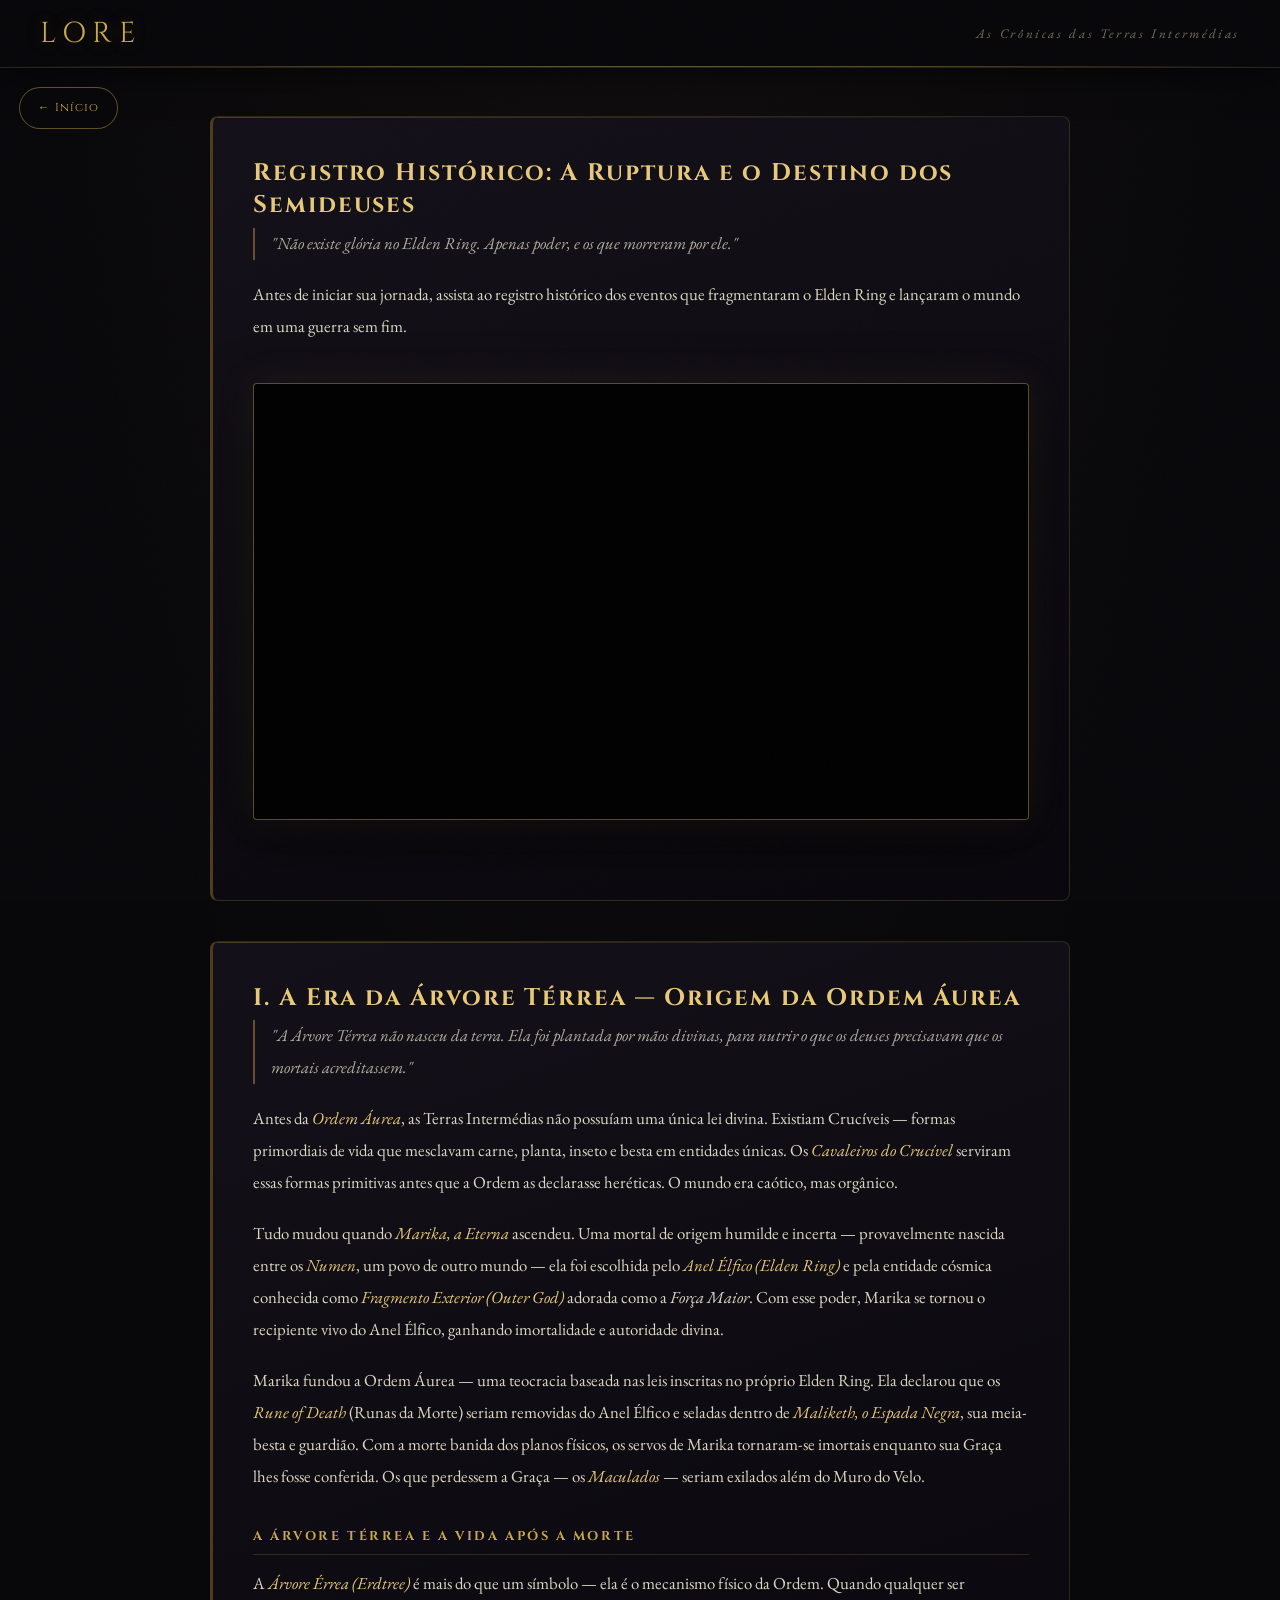
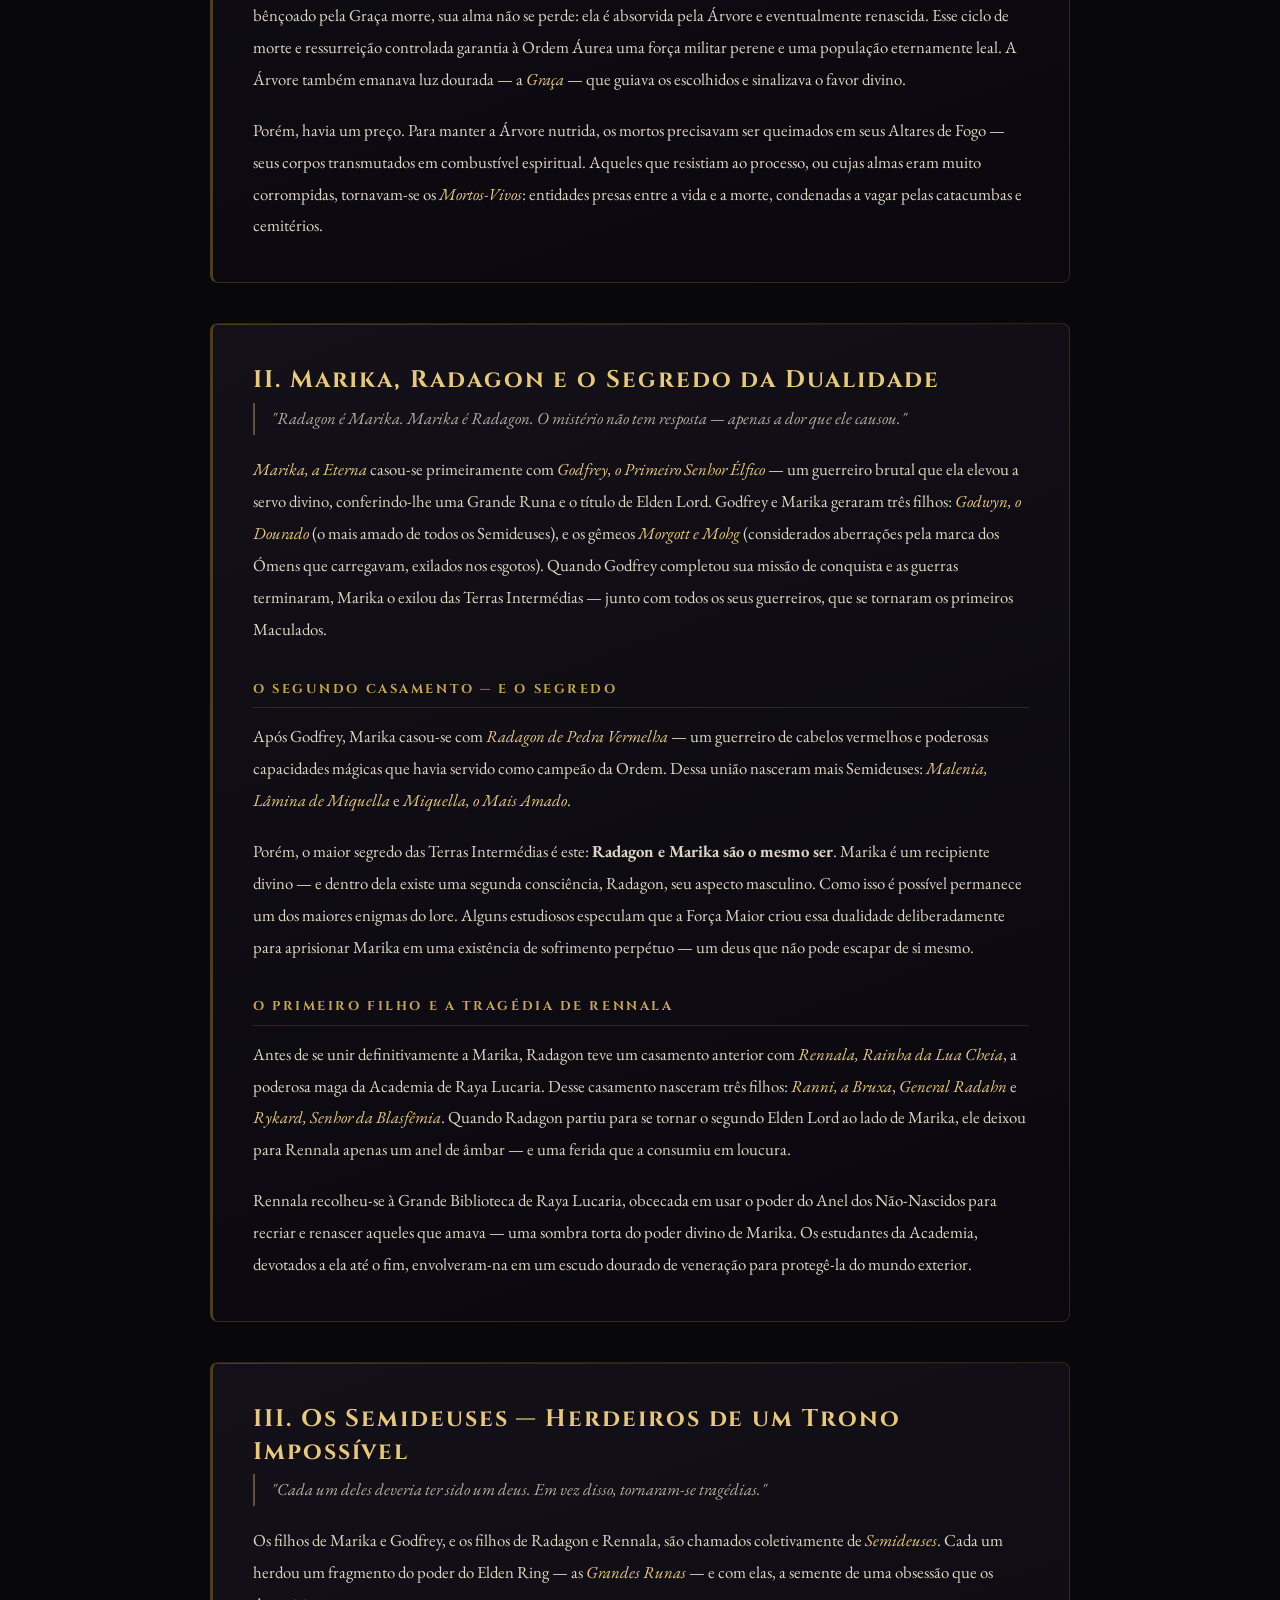
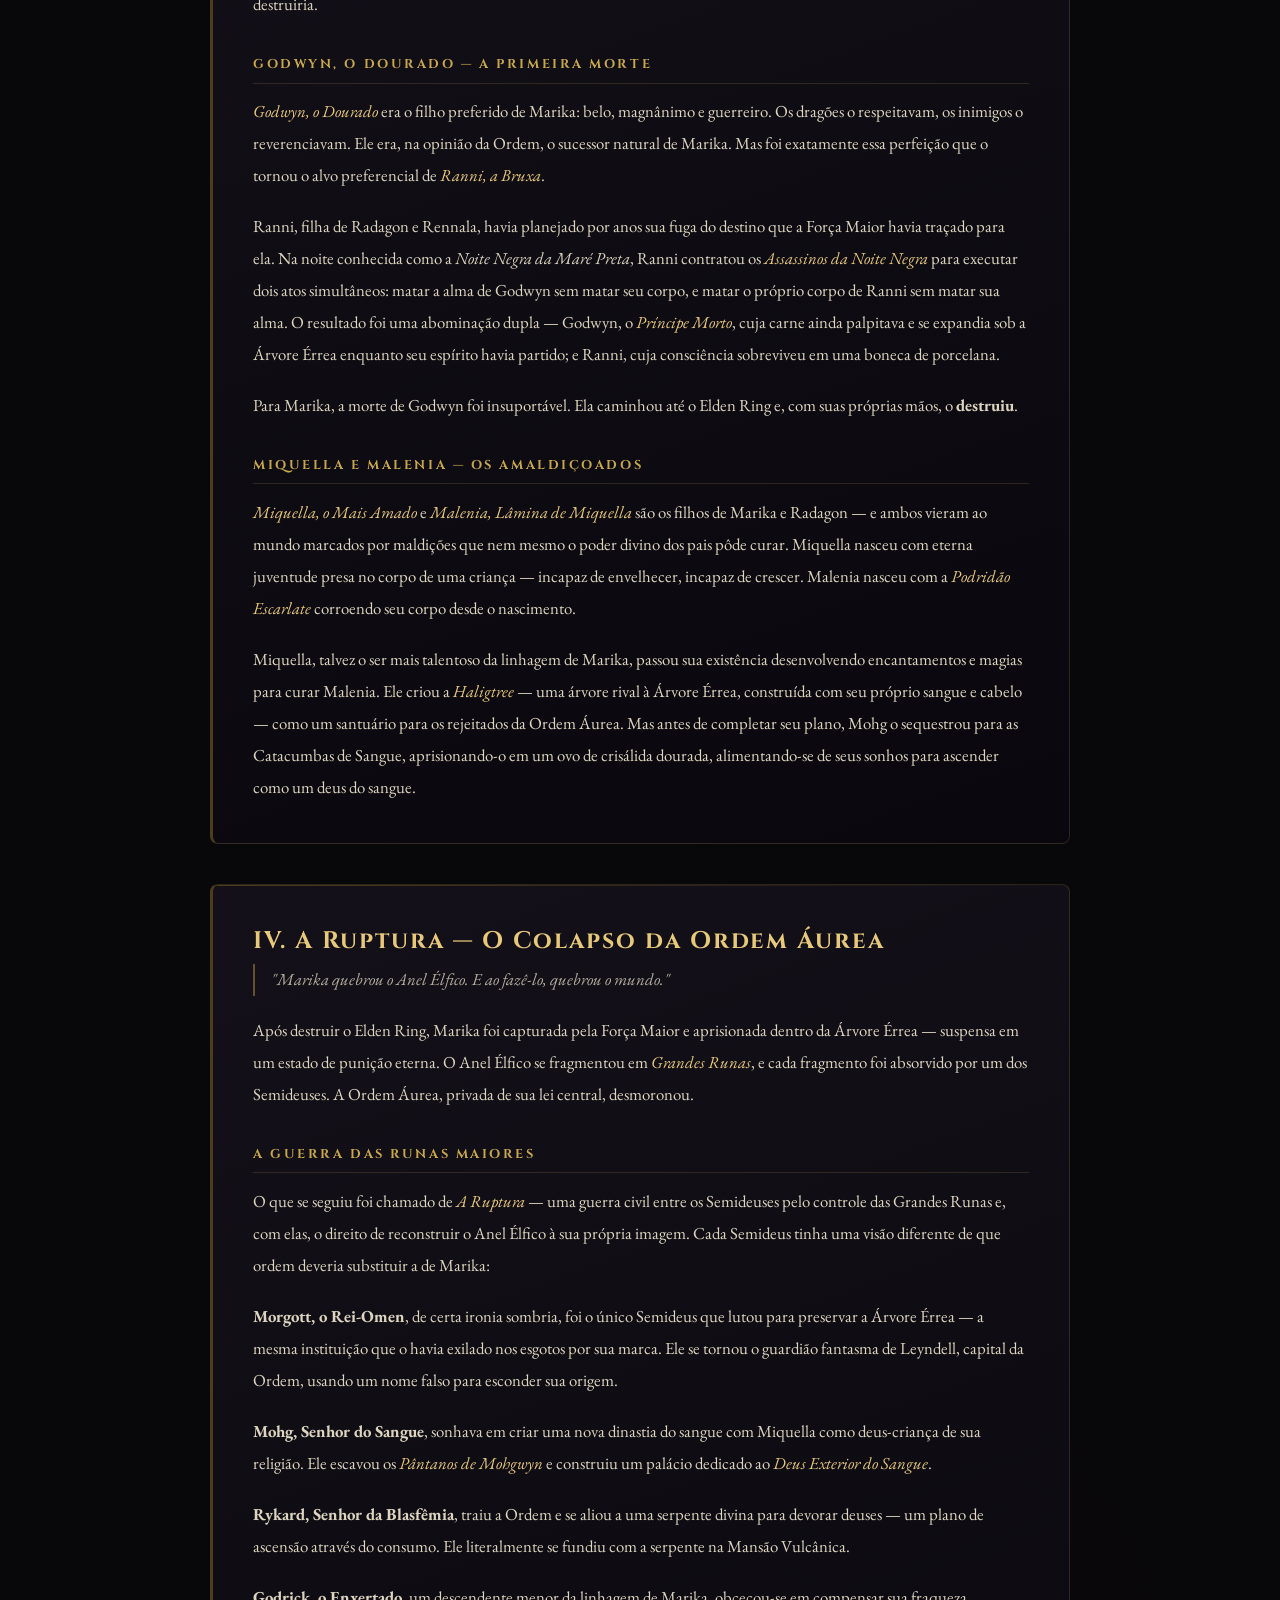
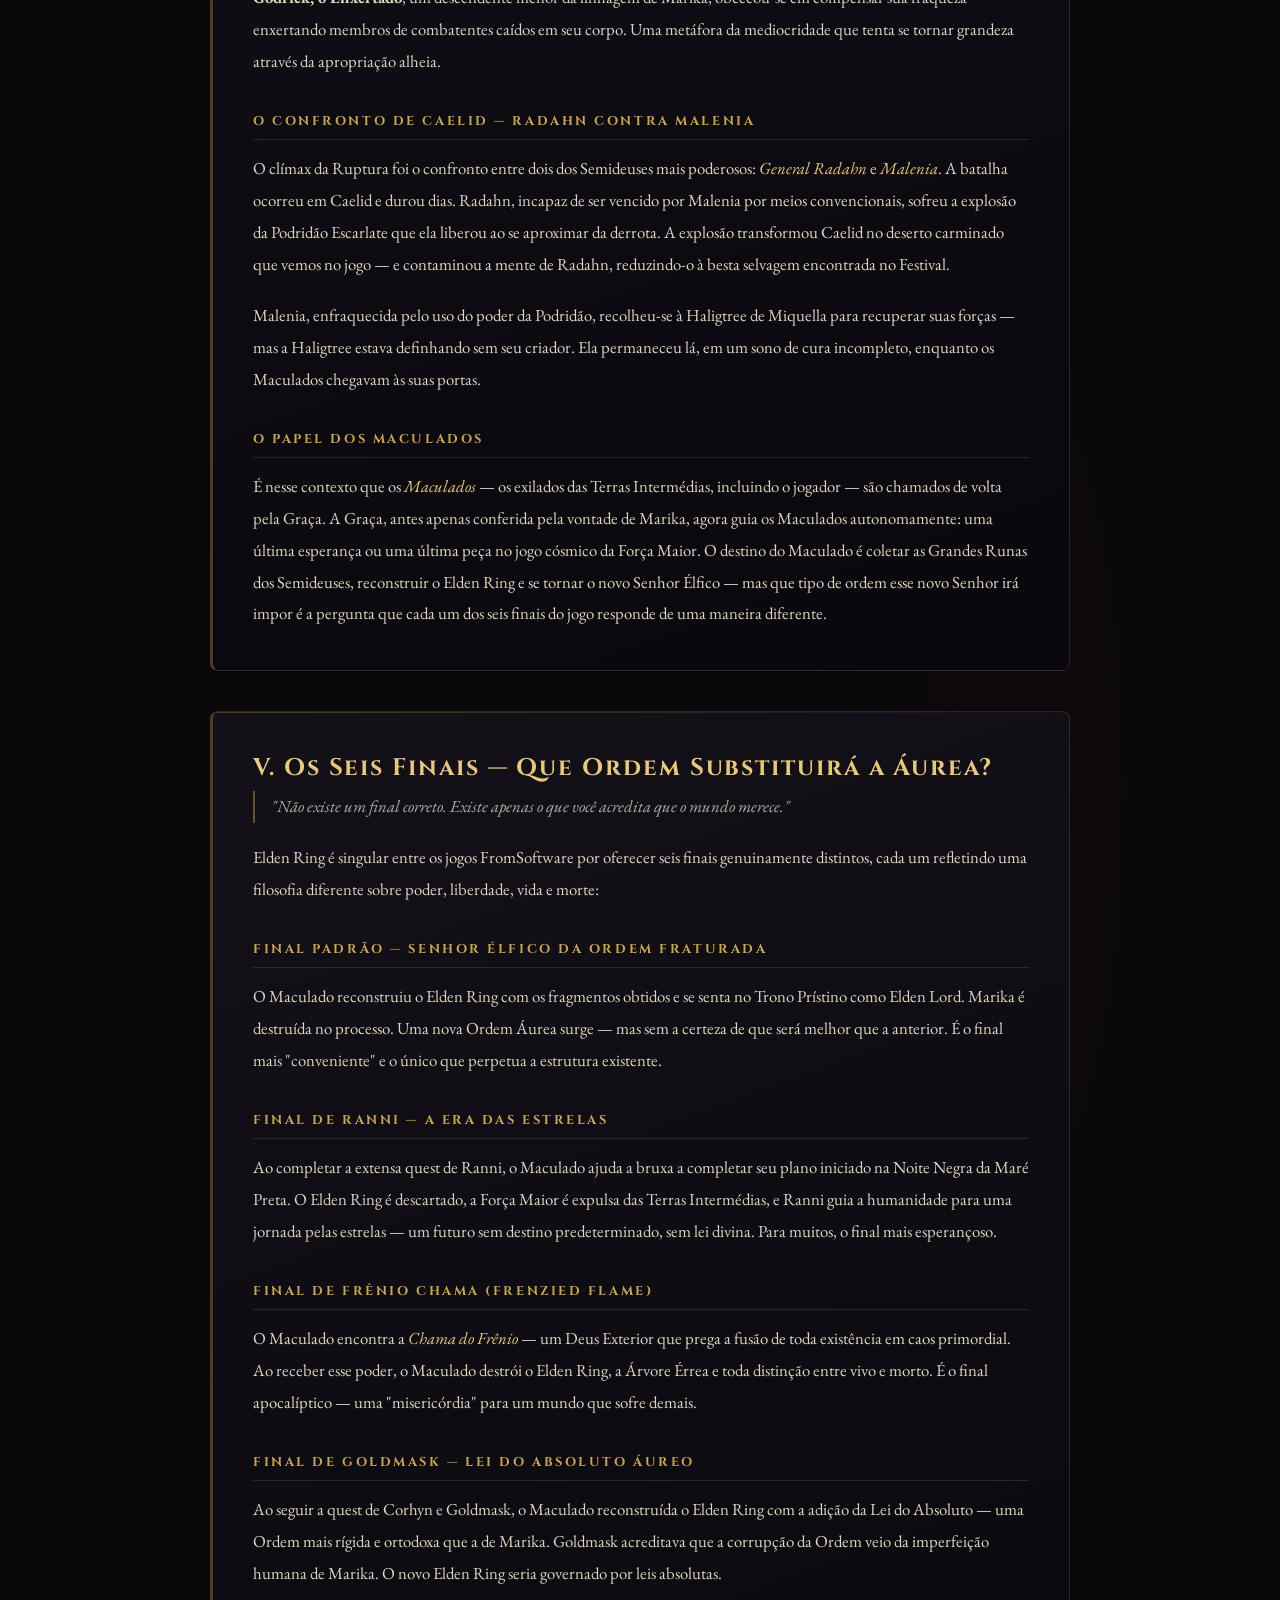
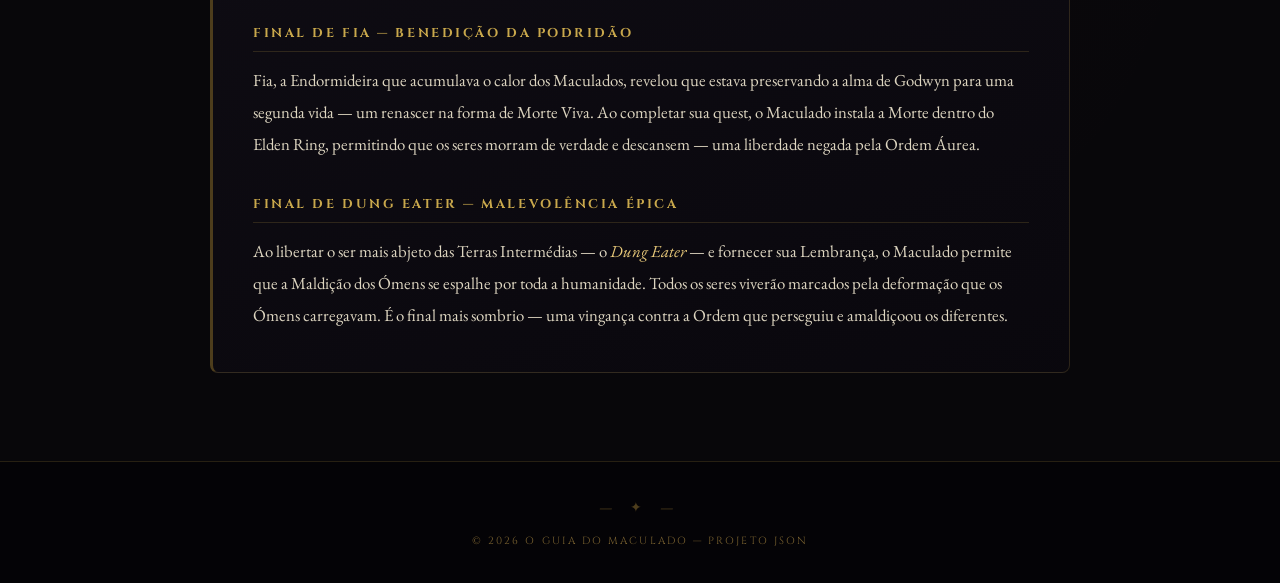
<file: lore.html>
<!DOCTYPE html>
<html lang="pt-BR">
<head>
    <meta charset="UTF-8">
    <meta name="viewport" content="width=device-width, initial-scale=1.0">
    <title>Lore — O Guia do Maculado</title>
    <meta name="description" content="Lore profundo de Elden Ring: a Era da Térvore, a linhagem de Marika e Radagon, A Ruptura, os Semideuses e os mistérios das Terras Intermédias.">

    <link rel="preconnect" href="https://fonts.googleapis.com">
    <link rel="preconnect" href="https://fonts.gstatic.com" crossorigin>
    <link href="https://fonts.googleapis.com/css2?family=EB+Garamond:ital,wght@0,400;0,700;1,400&family=Cinzel:wght@400;700&display=swap" rel="stylesheet">
    <link rel="stylesheet" href="style.css">
</head>
<body>

<a href="index.html" class="voltar-home" aria-label="Voltar para a página principal">← Início</a>

<header>
    <h1>Lore</h1>
    <p>As Crônicas das Terras Intermédias</p>
</header>

<main class="container lore-page">
    <section id="lore-section">

        <!-- ══════ REGISTRO HISTÓRICO ══════ -->
        <article class="lore-conteudo">
            <h3>Registro Histórico: A Ruptura e o Destino dos Semideuses</h3>
            <p class="lore-epigraph">"Não existe glória no Elden Ring. Apenas poder, e os que morreram por ele."</p>

            <p>Antes de iniciar sua jornada, assista ao registro histórico dos eventos que fragmentaram o Elden Ring e lançaram o mundo em uma guerra sem fim.</p>

            <figure class="video-container">
                <iframe
                    src="https://www.youtube.com/embed/DYDs_Inzkz4"
                    title="Elden Ring Lore — A Ruptura e o Destino dos Semideuses"
                    frameborder="0"
                    allow="accelerometer; autoplay; clipboard-write; encrypted-media; gyroscope; picture-in-picture; web-share"
                    allowfullscreen>
                </iframe>
            </figure>
        </article>

        <!-- ══════ A ERA DA ÁRVORE TÉRREA ══════ -->
        <article class="lore-conteudo">
            <h3>I. A Era da Árvore Térrea — Origem da Ordem Áurea</h3>
            <p class="lore-epigraph">"A Árvore Térrea não nasceu da terra. Ela foi plantada por mãos divinas, para nutrir o que os deuses precisavam que os mortais acreditassem."</p>

            <p>Antes da <span class="lore-term">Ordem Áurea</span>, as Terras Intermédias não possuíam uma única lei divina. Existiam Crucíveis — formas primordiais de vida que mesclavam carne, planta, inseto e besta em entidades únicas. Os <span class="lore-term">Cavaleiros do Crucível</span> serviram essas formas primitivas antes que a Ordem as declarasse heréticas. O mundo era caótico, mas orgânico.</p>

            <p>Tudo mudou quando <span class="lore-term">Marika, a Eterna</span> ascendeu. Uma mortal de origem humilde e incerta — provavelmente nascida entre os <span class="lore-term">Numen</span>, um povo de outro mundo — ela foi escolhida pelo <span class="lore-term">Anel Élfico (Elden Ring)</span> e pela entidade cósmica conhecida como <span class="lore-term">Fragmento Exterior (Outer God)</span> adorada como a <em>Força Maior</em>. Com esse poder, Marika se tornou o recipiente vivo do Anel Élfico, ganhando imortalidade e autoridade divina.</p>

            <p>Marika fundou a Ordem Áurea — uma teocracia baseada nas leis inscritas no próprio Elden Ring. Ela declarou que os <span class="lore-term">Rune of Death</span> (Runas da Morte) seriam removidas do Anel Élfico e seladas dentro de <span class="lore-term">Maliketh, o Espada Negra</span>, sua meia-besta e guardião. Com a morte banida dos planos físicos, os servos de Marika tornaram-se imortais enquanto sua Graça lhes fosse conferida. Os que perdessem a Graça — os <span class="lore-term">Maculados</span> — seriam exilados além do Muro do Velo.</p>

            <h4>A Árvore Térrea e a Vida Após a Morte</h4>
            <p>A <span class="lore-term">Árvore Érrea (Erdtree)</span> é mais do que um símbolo — ela é o mecanismo físico da Ordem. Quando qualquer ser bênçoado pela Graça morre, sua alma não se perde: ela é absorvida pela Árvore e eventualmente renascida. Esse ciclo de morte e ressurreição controlada garantia à Ordem Áurea uma força militar perene e uma população eternamente leal. A Árvore também emanava luz dourada — a <span class="lore-term">Graça</span> — que guiava os escolhidos e sinalizava o favor divino.</p>

            <p>Porém, havia um preço. Para manter a Árvore nutrida, os mortos precisavam ser queimados em seus Altares de Fogo — seus corpos transmutados em combustível espiritual. Aqueles que resistiam ao processo, ou cujas almas eram muito corrompidas, tornavam-se os <span class="lore-term">Mortos-Vivos</span>: entidades presas entre a vida e a morte, condenadas a vagar pelas catacumbas e cemitérios.</p>
        </article>

        <!-- ══════ MARIKA E RADAGON ══════ -->
        <article class="lore-conteudo">
            <h3>II. Marika, Radagon e o Segredo da Dualidade</h3>
            <p class="lore-epigraph">"Radagon é Marika. Marika é Radagon. O mistério não tem resposta — apenas a dor que ele causou."</p>

            <p><span class="lore-term">Marika, a Eterna</span> casou-se primeiramente com <span class="lore-term">Godfrey, o Primeiro Senhor Élfico</span> — um guerreiro brutal que ela elevou a servo divino, conferindo-lhe uma Grande Runa e o título de Elden Lord. Godfrey e Marika geraram três filhos: <span class="lore-term">Godwyn, o Dourado</span> (o mais amado de todos os Semideuses), e os gêmeos <span class="lore-term">Morgott e Mohg</span> (considerados aberrações pela marca dos Ómens que carregavam, exilados nos esgotos). Quando Godfrey completou sua missão de conquista e as guerras terminaram, Marika o exilou das Terras Intermédias — junto com todos os seus guerreiros, que se tornaram os primeiros Maculados.</p>

            <h4>O Segundo Casamento — e o Segredo</h4>
            <p>Após Godfrey, Marika casou-se com <span class="lore-term">Radagon de Pedra Vermelha</span> — um guerreiro de cabelos vermelhos e poderosas capacidades mágicas que havia servido como campeão da Ordem. Dessa união nasceram mais Semideuses: <span class="lore-term">Malenia, Lâmina de Miquella</span> e <span class="lore-term">Miquella, o Mais Amado</span>.</p>

            <p>Porém, o maior segredo das Terras Intermédias é este: <strong>Radagon e Marika são o mesmo ser</strong>. Marika é um recipiente divino — e dentro dela existe uma segunda consciência, Radagon, seu aspecto masculino. Como isso é possível permanece um dos maiores enigmas do lore. Alguns estudiosos especulam que a Força Maior criou essa dualidade deliberadamente para aprisionar Marika em uma existência de sofrimento perpétuo — um deus que não pode escapar de si mesmo.</p>

            <h4>O Primeiro Filho e a Tragédia de Rennala</h4>
            <p>Antes de se unir definitivamente a Marika, Radagon teve um casamento anterior com <span class="lore-term">Rennala, Rainha da Lua Cheia</span>, a poderosa maga da Academia de Raya Lucaria. Desse casamento nasceram três filhos: <span class="lore-term">Ranni, a Bruxa</span>, <span class="lore-term">General Radahn</span> e <span class="lore-term">Rykard, Senhor da Blasfêmia</span>. Quando Radagon partiu para se tornar o segundo Elden Lord ao lado de Marika, ele deixou para Rennala apenas um anel de âmbar — e uma ferida que a consumiu em loucura.</p>

            <p>Rennala recolheu-se à Grande Biblioteca de Raya Lucaria, obcecada em usar o poder do Anel dos Não-Nascidos para recriar e renascer aqueles que amava — uma sombra torta do poder divino de Marika. Os estudantes da Academia, devotados a ela até o fim, envolveram-na em um escudo dourado de veneração para protegê-la do mundo exterior.</p>
        </article>

        <!-- ══════ OS SEMIDEUSES ══════ -->
        <article class="lore-conteudo">
            <h3>III. Os Semideuses — Herdeiros de um Trono Impossível</h3>
            <p class="lore-epigraph">"Cada um deles deveria ter sido um deus. Em vez disso, tornaram-se tragédias."</p>

            <p>Os filhos de Marika e Godfrey, e os filhos de Radagon e Rennala, são chamados coletivamente de <span class="lore-term">Semideuses</span>. Cada um herdou um fragmento do poder do Elden Ring — as <span class="lore-term">Grandes Runas</span> — e com elas, a semente de uma obsessão que os destruiria.</p>

            <h4>Godwyn, o Dourado — A Primeira Morte</h4>
            <p><span class="lore-term">Godwyn, o Dourado</span> era o filho preferido de Marika: belo, magnânimo e guerreiro. Os dragões o respeitavam, os inimigos o reverenciavam. Ele era, na opinião da Ordem, o sucessor natural de Marika. Mas foi exatamente essa perfeição que o tornou o alvo preferencial de <span class="lore-term">Ranni, a Bruxa</span>.</p>

            <p>Ranni, filha de Radagon e Rennala, havia planejado por anos sua fuga do destino que a Força Maior havia traçado para ela. Na noite conhecida como a <em>Noite Negra da Maré Preta</em>, Ranni contratou os <span class="lore-term">Assassinos da Noite Negra</span> para executar dois atos simultâneos: matar a alma de Godwyn sem matar seu corpo, e matar o próprio corpo de Ranni sem matar sua alma. O resultado foi uma abominação dupla — Godwyn, o <span class="lore-term">Príncipe Morto</span>, cuja carne ainda palpitava e se expandia sob a Árvore Érrea enquanto seu espírito havia partido; e Ranni, cuja consciência sobreviveu em uma boneca de porcelana.</p>

            <p>Para Marika, a morte de Godwyn foi insuportável. Ela caminhou até o Elden Ring e, com suas próprias mãos, o <strong>destruiu</strong>.</p>

            <h4>Miquella e Malenia — Os Amaldiçoados</h4>
            <p><span class="lore-term">Miquella, o Mais Amado</span> e <span class="lore-term">Malenia, Lâmina de Miquella</span> são os filhos de Marika e Radagon — e ambos vieram ao mundo marcados por maldições que nem mesmo o poder divino dos pais pôde curar. Miquella nasceu com eterna juventude presa no corpo de uma criança — incapaz de envelhecer, incapaz de crescer. Malenia nasceu com a <span class="lore-term">Podridão Escarlate</span> corroendo seu corpo desde o nascimento.</p>

            <p>Miquella, talvez o ser mais talentoso da linhagem de Marika, passou sua existência desenvolvendo encantamentos e magias para curar Malenia. Ele criou a <span class="lore-term">Haligtree</span> — uma árvore rival à Árvore Érrea, construída com seu próprio sangue e cabelo — como um santuário para os rejeitados da Ordem Áurea. Mas antes de completar seu plano, Mohg o sequestrou para as Catacumbas de Sangue, aprisionando-o em um ovo de crisálida dourada, alimentando-se de seus sonhos para ascender como um deus do sangue.</p>
        </article>

        <!-- ══════ A RUPTURA ══════ -->
        <article class="lore-conteudo">
            <h3>IV. A Ruptura — O Colapso da Ordem Áurea</h3>
            <p class="lore-epigraph">"Marika quebrou o Anel Élfico. E ao fazê-lo, quebrou o mundo."</p>

            <p>Após destruir o Elden Ring, Marika foi capturada pela Força Maior e aprisionada dentro da Árvore Érrea — suspensa em um estado de punição eterna. O Anel Élfico se fragmentou em <span class="lore-term">Grandes Runas</span>, e cada fragmento foi absorvido por um dos Semideuses. A Ordem Áurea, privada de sua lei central, desmoronou.</p>

            <h4>A Guerra das Runas Maiores</h4>
            <p>O que se seguiu foi chamado de <span class="lore-term">A Ruptura</span> — uma guerra civil entre os Semideuses pelo controle das Grandes Runas e, com elas, o direito de reconstruir o Anel Élfico à sua própria imagem. Cada Semideus tinha uma visão diferente de que ordem deveria substituir a de Marika:</p>

            <p><strong>Morgott, o Rei-Omen</strong>, de certa ironia sombria, foi o único Semideus que lutou para preservar a Árvore Érrea — a mesma instituição que o havia exilado nos esgotos por sua marca. Ele se tornou o guardião fantasma de Leyndell, capital da Ordem, usando um nome falso para esconder sua origem.</p>

            <p><strong>Mohg, Senhor do Sangue</strong>, sonhava em criar uma nova dinastia do sangue com Miquella como deus-criança de sua religião. Ele escavou os <span class="lore-term">Pântanos de Mohgwyn</span> e construiu um palácio dedicado ao <span class="lore-term">Deus Exterior do Sangue</span>.</p>

            <p><strong>Rykard, Senhor da Blasfêmia</strong>, traiu a Ordem e se aliou a uma serpente divina para devorar deuses — um plano de ascensão através do consumo. Ele literalmente se fundiu com a serpente na Mansão Vulcânica.</p>

            <p><strong>Godrick, o Enxertado</strong>, um descendente menor da linhagem de Marika, obcecou-se em compensar sua fraqueza enxertando membros de combatentes caídos em seu corpo. Uma metáfora da mediocridade que tenta se tornar grandeza através da apropriação alheia.</p>

            <h4>O Confronto de Caelid — Radahn contra Malenia</h4>
            <p>O clímax da Ruptura foi o confronto entre dois dos Semideuses mais poderosos: <span class="lore-term">General Radahn</span> e <span class="lore-term">Malenia</span>. A batalha ocorreu em Caelid e durou dias. Radahn, incapaz de ser vencido por Malenia por meios convencionais, sofreu a explosão da Podridão Escarlate que ela liberou ao se aproximar da derrota. A explosão transformou Caelid no deserto carminado que vemos no jogo — e contaminou a mente de Radahn, reduzindo-o à besta selvagem encontrada no Festival.</p>

            <p>Malenia, enfraquecida pelo uso do poder da Podridão, recolheu-se à Haligtree de Miquella para recuperar suas forças — mas a Haligtree estava definhando sem seu criador. Ela permaneceu lá, em um sono de cura incompleto, enquanto os Maculados chegavam às suas portas.</p>

            <h4>O Papel dos Maculados</h4>
            <p>É nesse contexto que os <span class="lore-term">Maculados</span> — os exilados das Terras Intermédias, incluindo o jogador — são chamados de volta pela Graça. A Graça, antes apenas conferida pela vontade de Marika, agora guia os Maculados autonomamente: uma última esperança ou uma última peça no jogo cósmico da Força Maior. O destino do Maculado é coletar as Grandes Runas dos Semideuses, reconstruir o Elden Ring e se tornar o novo Senhor Élfico — mas que tipo de ordem esse novo Senhor irá impor é a pergunta que cada um dos seis finais do jogo responde de uma maneira diferente.</p>
        </article>

        <!-- ══════ OS FINAIS ══════ -->
        <article class="lore-conteudo">
            <h3>V. Os Seis Finais — Que Ordem Substituirá a Áurea?</h3>
            <p class="lore-epigraph">"Não existe um final correto. Existe apenas o que você acredita que o mundo merece."</p>

            <p>Elden Ring é singular entre os jogos FromSoftware por oferecer seis finais genuinamente distintos, cada um refletindo uma filosofia diferente sobre poder, liberdade, vida e morte:</p>

            <h4>Final Padrão — Senhor Élfico da Ordem Fraturada</h4>
            <p>O Maculado reconstruiu o Elden Ring com os fragmentos obtidos e se senta no Trono Prístino como Elden Lord. Marika é destruída no processo. Uma nova Ordem Áurea surge — mas sem a certeza de que será melhor que a anterior. É o final mais "conveniente" e o único que perpetua a estrutura existente.</p>

            <h4>Final de Ranni — A Era das Estrelas</h4>
            <p>Ao completar a extensa quest de Ranni, o Maculado ajuda a bruxa a completar seu plano iniciado na Noite Negra da Maré Preta. O Elden Ring é descartado, a Força Maior é expulsa das Terras Intermédias, e Ranni guia a humanidade para uma jornada pelas estrelas — um futuro sem destino predeterminado, sem lei divina. Para muitos, o final mais esperançoso.</p>

            <h4>Final de Frênio Chama (Frenzied Flame)</h4>
            <p>O Maculado encontra a <span class="lore-term">Chama do Frênio</span> — um Deus Exterior que prega a fusão de toda existência em caos primordial. Ao receber esse poder, o Maculado destrói o Elden Ring, a Árvore Érrea e toda distinção entre vivo e morto. É o final apocalíptico — uma "misericórdia" para um mundo que sofre demais.</p>

            <h4>Final de Goldmask — Lei do Absoluto Áureo</h4>
            <p>Ao seguir a quest de Corhyn e Goldmask, o Maculado reconstruída o Elden Ring com a adição da Lei do Absoluto — uma Ordem mais rígida e ortodoxa que a de Marika. Goldmask acreditava que a corrupção da Ordem veio da imperfeição humana de Marika. O novo Elden Ring seria governado por leis absolutas.</p>

            <h4>Final de Fia — Benedição da Podridão</h4>
            <p>Fia, a Endormideira que acumulava o calor dos Maculados, revelou que estava preservando a alma de Godwyn para uma segunda vida — um renascer na forma de Morte Viva. Ao completar sua quest, o Maculado instala a Morte dentro do Elden Ring, permitindo que os seres morram de verdade e descansem — uma liberdade negada pela Ordem Áurea.</p>

            <h4>Final de Dung Eater — Malevolência Épica</h4>
            <p>Ao libertar o ser mais abjeto das Terras Intermédias — o <span class="lore-term">Dung Eater</span> — e fornecer sua Lembrança, o Maculado permite que a Maldição dos Ómens se espalhe por toda a humanidade. Todos os seres viverão marcados pela deformação que os Ómens carregavam. É o final mais sombrio — uma vingança contra a Ordem que perseguiu e amaldiçoou os diferentes.</p>
        </article>

    </section>
</main>

<footer>
    <p>&copy; 2026 O Guia do Maculado &mdash; Projeto Json</p>
</footer>

<script src="script.js"></script>

</body>
</html>
</file>
<file: style.css>
/* ════════════════════════════════════════════════════════════
   O GUIA DO MACULADO — style.css
   Elden Ring Fan Guide · Dark Fantasy · Atmospheric UI
   ════════════════════════════════════════════════════════════ */

/* ─── VARIÁVEIS GLOBAIS ─── */
:root {
    /* Paleta principal */
    --bg:              #08070a;
    --bg-mid:          #0d0b0f;
    --surface:         #13111a;
    --surface-2:       #1c1826;
    --surface-3:       #231e30;

    /* Erdtree Gold */
    --ouro:            #c9a84c;
    --ouro-claro:      #e8c97a;
    --ouro-vivo:       #f0d485;
    --ouro-escuro:     #7a6230;
    --ouro-muted:      #4d3d1c;
    --ouro-glow:       rgba(201, 168, 76, 0.18);
    --ouro-glow-forte: rgba(201, 168, 76, 0.35);

    /* Scarlet Rot Red */
    --escarlate:       #9b2f2f;
    --escarlate-claro: #c44040;
    --escarlate-glow:  rgba(155, 47, 47, 0.25);

    /* Liurnia Blue */
    --azul-liurnia:    #6688aa;
    --azul-glow:       rgba(102, 136, 170, 0.2);

    /* Limgrave Green */
    --verde-limgrave:  #6d8f4e;

    /* Texto */
    --texto:           #ddd5c0;
    --texto-claro:     #f0e8d4;
    --texto-muted:     #7a7060;
    --texto-escuro:    #4a4438;

    /* Bordas */
    --borda:           rgba(201, 168, 76, 0.18);
    --borda-forte:     rgba(201, 168, 76, 0.45);
    --borda-sutil:     rgba(201, 168, 76, 0.08);

    /* Tipografia */
    --fonte-titulo:    'Cinzel', 'Palatino Linotype', serif;
    --fonte-corpo:     'EB Garamond', Georgia, serif;

    /* Dimensões */
    --header-h:        68px;
    --raio:            4px;
    --raio-lg:         8px;

    /* Sombras */
    --sombra-ouro:     0 0 24px rgba(201, 168, 76, 0.12);
    --sombra-card:     0 8px 32px rgba(0, 0, 0, 0.55);
    --sombra-forte:    0 20px 60px rgba(0, 0, 0, 0.7);

    /* Transições */
    --ease:            cubic-bezier(0.23, 1, 0.32, 1);
    --dur:             0.3s;
}

/* ─── RESET ─── */
*, *::before, *::after {
    margin: 0;
    padding: 0;
    box-sizing: border-box;
}

/* ─── BASE ─── */
html {
    scroll-behavior: smooth;
    font-size: 16px;
}

body {
    font-family: var(--fonte-corpo);
    background-color: var(--bg);
    color: var(--texto);
    line-height: 1.8;
    min-height: 100vh;
    display: flex;
    flex-direction: column;
    overflow-x: hidden;
    background-image:
        radial-gradient(ellipse 80% 50% at 50% -10%, rgba(201,168,76,0.05) 0%, transparent 65%),
        radial-gradient(ellipse 40% 30% at 80% 80%, rgba(155,47,47,0.04) 0%, transparent 50%);
}

/* Textura de grain via pseudo-elemento no body */
body::before {
    content: '';
    position: fixed;
    inset: 0;
    background-image: url("data:image/svg+xml,%3Csvg xmlns='http://www.w3.org/2000/svg' width='300' height='300'%3E%3Cfilter id='n'%3E%3CfeTurbulence type='fractalNoise' baseFrequency='0.9' numOctaves='4' stitchTiles='stitch'/%3E%3C/filter%3E%3Crect width='300' height='300' filter='url(%23n)' opacity='0.03'/%3E%3C/svg%3E");
    pointer-events: none;
    z-index: 9999;
    opacity: 0.6;
}

img { max-width: 100%; height: auto; display: block; }
a { color: inherit; }
ul { list-style: none; }

/* ─── SCROLLBAR ─── */
::-webkit-scrollbar { width: 5px; }
::-webkit-scrollbar-track { background: var(--bg); }
::-webkit-scrollbar-thumb { background: var(--ouro-escuro); border-radius: 99px; }
::-webkit-scrollbar-thumb:hover { background: var(--ouro); }

/* ════════════════════════════════════════════════════════════
   HEADER
   ════════════════════════════════════════════════════════════ */
header {
    position: sticky;
    top: 0;
    z-index: 100;
    height: var(--header-h);
    background: rgba(8, 7, 10, 0.97);
    backdrop-filter: blur(16px);
    -webkit-backdrop-filter: blur(16px);
    border-bottom: 1px solid var(--borda);
    box-shadow: 0 4px 40px rgba(0, 0, 0, 0.7);
    padding: 0 2.5rem;
    display: flex;
    align-items: center;
    justify-content: space-between;
    gap: 1rem;
}

header::after {
    content: '';
    position: absolute;
    bottom: 0; left: 0; right: 0;
    height: 1px;
    background: linear-gradient(90deg, transparent 0%, var(--ouro) 30%, var(--ouro-claro) 50%, var(--ouro) 70%, transparent 100%);
    opacity: 0.4;
}

header h1 {
    font-family: var(--fonte-titulo);
    font-size: clamp(1.1rem, 2.5vw, 1.8rem);
    font-weight: 400;
    letter-spacing: 0.25em;
    text-transform: uppercase;
    color: var(--ouro);
    text-shadow: 0 0 18px rgba(201, 168, 76, 0.25);
    animation: pulso-dourado 4s ease-in-out infinite;
}

header p {
    font-family: var(--fonte-corpo);
    font-style: italic;
    font-size: 0.82rem;
    letter-spacing: 0.2em;
    color: var(--texto-muted);
}

@keyframes pulso-dourado {
    0%, 100% { text-shadow: 0 0 8px rgba(201, 168, 76, 0.2); }
    50%       { text-shadow: 0 0 24px rgba(201, 168, 76, 0.45), 0 0 60px rgba(201, 168, 76, 0.12); }
}

/* ════════════════════════════════════════════════════════════
   BOTÃO VOLTAR HOME
   ════════════════════════════════════════════════════════════ */
.voltar-home {
    position: fixed;
    top: calc(var(--header-h) + 1.2rem);
    left: 1.2rem;
    z-index: 150;
    display: inline-flex;
    align-items: center;
    gap: 0.4rem;
    padding: 0.6rem 1.1rem;
    background: rgba(8, 7, 10, 0.95);
    color: var(--ouro);
    border: 1px solid var(--borda-forte);
    border-radius: 999px;
    font-family: var(--fonte-titulo);
    font-size: 0.72rem;
    letter-spacing: 0.1em;
    text-decoration: none;
    transition: all var(--dur) var(--ease);
    backdrop-filter: blur(8px);
}

.voltar-home:hover {
    background: rgba(20, 16, 10, 0.98);
    transform: translateX(-3px);
    box-shadow: 4px 0 20px var(--ouro-glow);
    color: var(--ouro-claro);
}

/* ════════════════════════════════════════════════════════════
   FOOTER
   ════════════════════════════════════════════════════════════ */
footer {
    position: relative;
    z-index: 10;
    text-align: center;
    padding: 2rem;
    background: rgba(5, 4, 7, 0.99);
    border-top: 1px solid var(--borda);
    font-family: var(--fonte-titulo);
    font-size: 0.65rem;
    letter-spacing: 0.2em;
    color: var(--ouro-escuro);
    text-transform: uppercase;
}

footer::before {
    content: '— ✦ —';
    display: block;
    font-family: var(--fonte-corpo);
    font-size: 0.9rem;
    color: var(--ouro-muted);
    letter-spacing: 0.5em;
    margin-bottom: 0.8rem;
}

/* ════════════════════════════════════════════════════════════
   INDEX — HOME PAGE
   ════════════════════════════════════════════════════════════ */

/* Apresentação (painel esquerdo) */
.apresentacao {
    position: relative;
    max-width: 440px;
    margin: 4rem auto 2rem 4rem;
    z-index: 30;
    display: flex;
    flex-direction: column;
    gap: 1.2rem;
    padding: 1.8rem 2rem;
    animation: fadeSlideIn 1.2s var(--ease) forwards;
}

@keyframes fadeSlideIn {
    from { opacity: 0; transform: translateY(24px); }
    to   { opacity: 1; transform: translateY(0); }
}

.titulo-imagem {
    width: 100%;
    max-width: 380px;
    animation: titleGlow 4s ease-in-out infinite alternate;
}

@keyframes titleGlow {
    from { filter: drop-shadow(0 4px 12px rgba(201, 168, 76, 0.15)) brightness(0.9); }
    to   { filter: drop-shadow(0 4px 28px rgba(201, 168, 76, 0.45)) brightness(1.05); }
}

.apresentacao p {
    font-size: 1.05rem;
    line-height: 1.85;
    color: var(--texto);
    text-shadow: 0 2px 8px rgba(0, 0, 0, 0.9);
}

.apresentacao p:last-child {
    font-style: italic;
    color: var(--ouro);
    opacity: 0.9;
    font-size: 1rem;
    border-left: 2px solid var(--ouro-escuro);
    padding-left: 1rem;
}

.apresentacao .titulo-imagem + p::before {
    content: '';
    display: block;
    width: 60px;
    height: 1px;
    background: linear-gradient(90deg, var(--ouro-escuro), transparent);
    margin-bottom: 1rem;
}

body.index-page {
    height: 100vh;
    overflow: hidden;
}

body.index-page .apresentacao {
    flex: 0 1 auto;
    margin: clamp(1rem, 4vh, 2.5rem) auto 0 4rem;
    max-height: calc(100vh - var(--header-h) - 130px);
    padding-block: clamp(1rem, 2.5vh, 1.8rem);
    gap: clamp(0.65rem, 1.5vh, 1.2rem);
}

body.index-page .titulo-imagem {
    max-height: 22vh;
    object-fit: contain;
}

body.index-page .apresentacao p {
    font-size: clamp(0.9rem, 1.9vh, 1.05rem);
    line-height: 1.65;
}

body.index-page .apresentacao p:last-child {
    font-size: clamp(0.86rem, 1.75vh, 1rem);
}

body.index-page main.container {
    flex: 1 1 auto;
    min-height: 0;
    padding-block: 0;
}

body.index-page footer {
    flex: 0 0 auto;
    margin-bottom: 0;
    padding: clamp(0.85rem, 2vh, 2rem);
}

body.index-page footer::before {
    margin-bottom: 0.35rem;
}

/* Container principal */
main.container {
    flex: 1;
    position: relative;
    z-index: 2;
    display: flex;
    align-items: center;
    justify-content: center;
    min-height: calc(100vh - var(--header-h));
    padding: 3rem 2rem;
}

.content { flex: 1; }
.image-placeholder { display: none; }

/* Menu de tabs (lateral direito) */
.tabs-menu {
    position: fixed;
    right: 0;
    top: 50%;
    transform: translateY(-50%);
    z-index: 50;
}

.tabs-menu ul {
    display: flex;
    flex-direction: column;
}

.tabs-menu li { position: relative; }

.tabs-menu a {
    display: flex;
    align-items: center;
    font-family: var(--fonte-titulo);
    font-size: 0.7rem;
    font-weight: 600;
    letter-spacing: 0.2em;
    text-transform: uppercase;
    text-decoration: none;
    color: var(--texto-muted);
    padding: 1.1rem 1.6rem 1.1rem 1.2rem;
    background: rgba(10, 8, 14, 0.95);
    border-left: 2px solid var(--ouro-muted);
    backdrop-filter: blur(10px);
    white-space: nowrap;
    transition: all var(--dur) var(--ease);
}

.tabs-menu .store-tab {
    display: flex;
    align-items: center;
    background: rgba(10, 8, 14, 0.95);
    border-left: 2px solid var(--ouro-muted);
    backdrop-filter: blur(10px);
    transition: all var(--dur) var(--ease);
}

.tabs-menu li + li.store-tab {
    border-top: 1px solid var(--borda-sutil);
}

.tabs-menu .store-tab a {
    padding: 1.1rem 0.35rem;
    background: transparent;
    border-left: 0;
    backdrop-filter: none;
}

.tabs-menu .store-tab a:first-child {
    padding-left: 1.2rem;
}

.tabs-menu .store-tab a:last-child {
    padding-right: 1.6rem;
}

.tabs-menu .store-tab span {
    font-family: var(--fonte-titulo);
    font-size: 0.72rem;
    color: var(--ouro-escuro);
}

.tabs-menu .store-tab:hover {
    background: rgba(22, 17, 10, 0.98);
    border-left-color: var(--ouro);
    box-shadow: -6px 0 30px var(--ouro-glow);
}

.tabs-menu .store-tab a:hover {
    color: var(--ouro-claro);
    background: transparent;
    border-left-color: transparent;
    padding-right: 0.35rem;
    box-shadow: none;
}

.tabs-menu .store-tab a:last-child:hover {
    padding-right: 1.6rem;
}

.tabs-menu li + li a {
    border-top: 1px solid var(--borda-sutil);
}

.tabs-menu a:hover {
    color: var(--ouro-claro);
    background: rgba(22, 17, 10, 0.98);
    border-left-color: var(--ouro);
    padding-right: 2.2rem;
    box-shadow: -6px 0 30px var(--ouro-glow);
}

.tabs-menu a:focus-visible {
    outline: 1px solid var(--ouro);
    outline-offset: -2px;
}

/* Imagem do Maculado */
.maculado-hover {
    position: fixed;
    right: -3%;
    bottom: 0;
    height: 108vh;
    width: auto;
    opacity: 0.38;
    pointer-events: none;
    z-index: 1;
    filter: grayscale(100%) brightness(0.5) contrast(1.25) sepia(0.2);
    mask-image: linear-gradient(to left, rgba(0,0,0,0.9) 35%, rgba(0,0,0,0) 100%);
    -webkit-mask-image: linear-gradient(to left, rgba(0,0,0,0.9) 35%, rgba(0,0,0,0) 100%);
    animation: imageFadeIn 2.5s var(--ease) forwards;
}

@keyframes imageFadeIn {
    from { opacity: 0; transform: translateX(20px); }
    to   { opacity: 0.38; transform: translateX(0); }
}

/* ════════════════════════════════════════════════════════════
   BUILDS PAGE
   ════════════════════════════════════════════════════════════ */
body.builds-page {
    background-image:
        radial-gradient(ellipse at top, rgba(201, 168, 76, 0.07), transparent 25%),
        radial-gradient(ellipse at bottom right, rgba(131, 93, 38, 0.07), transparent 20%);
}

body.builds-page header h1 {
    color: var(--ouro-claro);
}

body.builds-page main.container {
    display: block;
    padding: 2rem;
    padding-top: 1.5rem;
}

/* Lista de builds */
.builds-listas {
    display: grid;
    grid-template-columns: repeat(auto-fit, minmax(320px, 1fr));
    gap: 2rem;
    padding: 2.5rem 1rem 5rem;
    max-width: 1200px;
    margin: 0 auto;
}

/* Card de build */
.build-card {
    position: relative;
    background: linear-gradient(160deg, rgba(24, 20, 28, 0.98) 0%, rgba(10, 8, 14, 0.97) 100%);
    border: 1px solid var(--borda);
    border-left: 3px solid var(--ouro-escuro);
    border-radius: var(--raio-lg);
    padding: 2rem 1.8rem;
    box-shadow: var(--sombra-card);
    overflow: hidden;
    transition: transform var(--dur) var(--ease), box-shadow var(--dur) var(--ease), border-color var(--dur) ease;
}

.build-card::before {
    content: '';
    position: absolute;
    top: 0; left: 0; right: 0;
    height: 2px;
    background: linear-gradient(90deg, transparent, var(--ouro-muted), transparent);
    opacity: 0;
    transition: opacity var(--dur) ease;
}

.build-card:hover {
    transform: translateY(-5px);
    box-shadow: var(--sombra-forte), 0 0 40px var(--ouro-glow);
    border-left-color: var(--ouro);
}

.build-card:hover::before { opacity: 1; }

.build-card h2 {
    font-family: var(--fonte-titulo);
    font-size: 1.35rem;
    letter-spacing: 0.15em;
    text-transform: uppercase;
    color: var(--ouro-claro);
    margin-bottom: 0.7rem;
    text-shadow: 0 0 16px rgba(201, 168, 76, 0.15);
}

.build-card > p {
    color: var(--texto);
    line-height: 1.7;
    margin-bottom: 1.2rem;
    font-size: 1rem;
}

/* Tabela de atributos dentro do card */
.atributos-table {
    width: 100%;
    border-collapse: collapse;
    margin: 1.2rem 0;
    font-size: 0.9rem;
}

.atributos-table th {
    font-family: var(--fonte-titulo);
    font-size: 0.65rem;
    letter-spacing: 0.15em;
    text-transform: uppercase;
    color: var(--ouro);
    padding: 0.5rem 0.7rem;
    border-bottom: 1px solid var(--borda-forte);
    text-align: left;
}

.atributos-table td {
    padding: 0.5rem 0.7rem;
    color: var(--texto);
    border-bottom: 1px solid var(--borda-sutil);
    vertical-align: middle;
}

.atributos-table tr:last-child td { border-bottom: none; }

.atributos-table td:last-child {
    color: var(--ouro-claro);
    font-weight: 700;
    text-align: right;
}

/* Seção de itens dentro do card */
.build-section-label {
    font-family: var(--fonte-titulo);
    font-size: 0.65rem;
    letter-spacing: 0.2em;
    text-transform: uppercase;
    color: var(--ouro);
    margin: 1.4rem 0 0.5rem;
    padding-bottom: 0.4rem;
    border-bottom: 1px solid var(--borda);
    display: block;
}

.build-card ul {
    padding: 0;
    margin-bottom: 0.5rem;
}

.build-card li {
    position: relative;
    padding-left: 1.3rem;
    margin-bottom: 0.5rem;
    color: var(--texto);
    font-size: 0.95rem;
    line-height: 1.6;
}

.build-card li::before {
    content: '◆';
    position: absolute;
    left: 0;
    top: 0.1rem;
    color: var(--ouro-escuro);
    font-size: 0.55rem;
}

.build-card li strong {
    color: var(--ouro-claro);
}

/* Botão abrir modal */
.abrir-modal {
    display: inline-flex;
    align-items: center;
    gap: 0.5rem;
    margin-top: 1.5rem;
    padding: 0.75rem 1.4rem;
    background: transparent;
    color: var(--ouro);
    border: 1px solid var(--borda-forte);
    cursor: pointer;
    font-family: var(--fonte-titulo);
    font-size: 0.72rem;
    letter-spacing: 0.18em;
    text-transform: uppercase;
    border-radius: var(--raio);
    transition: all var(--dur) var(--ease);
    position: relative;
    overflow: hidden;
}

.abrir-modal::before {
    content: '';
    position: absolute;
    inset: 0;
    background: var(--ouro);
    transform: translateX(-101%);
    transition: transform var(--dur) var(--ease);
    z-index: 0;
}

.abrir-modal:hover {
    color: var(--bg);
    border-color: var(--ouro);
    box-shadow: 0 4px 20px var(--ouro-glow-forte);
}

.abrir-modal:hover::before { transform: translateX(0); }

.abrir-modal span { position: relative; z-index: 1; }

/* ─── MODAL ─── */
.modal {
    display: none;
    position: fixed;
    inset: 0;
    background: rgba(0, 0, 0, 0.82);
    z-index: 999;
    justify-content: center;
    align-items: center;
    padding: 1rem;
    backdrop-filter: blur(4px);
}

.modal.ativo { display: flex; }

.modal-content {
    background: linear-gradient(160deg, var(--surface-2), var(--surface));
    color: var(--texto-claro);
    width: 90%;
    max-width: 660px;
    max-height: min(92vh, 680px);
    padding: 2.5rem;
    border: 1px solid var(--borda-forte);
    box-shadow: 0 0 60px rgba(201, 168, 76, 0.15), var(--sombra-forte);
    border-radius: var(--raio-lg);
    overflow-y: auto;
    position: relative;
    animation: modalOpen 0.3s var(--ease) forwards;
}

@keyframes modalOpen {
    from { opacity: 0; transform: translateY(16px) scale(0.97); }
    to   { opacity: 1; transform: translateY(0) scale(1); }
}

.modal-content h2 {
    font-family: var(--fonte-titulo);
    font-size: 1.5rem;
    letter-spacing: 0.12em;
    color: var(--ouro-claro);
    margin-bottom: 0.3rem;
}

.modal-content h3 {
    font-family: var(--fonte-titulo);
    font-size: 0.85rem;
    letter-spacing: 0.18em;
    text-transform: uppercase;
    color: var(--ouro);
    margin: 1.6rem 0 0.8rem;
    padding-bottom: 0.4rem;
    border-bottom: 1px solid var(--borda);
}

.modal-content ul {
    padding: 0;
    margin-bottom: 0.5rem;
}

.modal-content li {
    position: relative;
    padding-left: 1.3rem;
    margin-bottom: 0.55rem;
    color: var(--texto);
    font-size: 0.97rem;
    line-height: 1.65;
}

.modal-content li::before {
    content: '◆';
    position: absolute;
    left: 0;
    top: 0.15rem;
    color: var(--ouro-escuro);
    font-size: 0.55rem;
}

.modal-content li strong { color: var(--ouro-claro); }

.modal-content table.atributos-table {
    margin: 0.8rem 0 1.2rem;
}

.fechar {
    position: absolute;
    top: 1.2rem;
    right: 1.4rem;
    font-size: 1.5rem;
    cursor: pointer;
    color: var(--ouro-escuro);
    background: transparent;
    border: none;
    line-height: 1;
    transition: color var(--dur) ease, transform var(--dur) ease;
}

.fechar:hover {
    color: var(--ouro-claro);
    transform: rotate(90deg);
}

/* ════════════════════════════════════════════════════════════
   BOSSES PAGE
   ════════════════════════════════════════════════════════════ */
.bosses-page {
    flex: 1;
    width: 100%;
    padding: 2rem 2rem 4rem;
}

/* Menu de regiões */
.region-menu {
    position: sticky;
    top: var(--header-h);
    z-index: 80;
    display: flex;
    justify-content: center;
    flex-wrap: wrap;
    gap: 0.8rem;
    padding: 1rem 1.5rem;
    margin-bottom: 3rem;
    background: rgba(8, 7, 10, 0.97);
    border-bottom: 1px solid var(--borda);
    backdrop-filter: blur(10px);
}

.region-menu a {
    font-family: var(--fonte-titulo);
    font-size: 0.7rem;
    color: var(--texto-muted);
    text-decoration: none;
    text-transform: uppercase;
    letter-spacing: 0.18em;
    padding: 0.55rem 1.1rem;
    border: 1px solid var(--borda);
    border-radius: var(--raio);
    transition: all var(--dur) var(--ease);
}

.region-menu a:hover {
    color: var(--ouro-claro);
    border-color: var(--ouro);
    box-shadow: 0 0 20px var(--ouro-glow);
    background: rgba(201, 168, 76, 0.05);
}

/* Seção de região */
.region-section {
    max-width: 1200px;
    margin: 0 auto 4rem;
    padding: 2.5rem;
    border: 1px solid var(--borda);
    border-radius: var(--raio-lg);
    background: linear-gradient(135deg, rgba(20, 17, 26, 0.95), rgba(10, 8, 14, 0.95));
    position: relative;
    overflow: hidden;
}

.region-section::before {
    content: '';
    position: absolute;
    top: 0; left: 0; right: 0;
    height: 1px;
}

.region-limgrave { border-left: 3px solid var(--verde-limgrave); }
.region-limgrave::before { background: linear-gradient(90deg, var(--verde-limgrave), transparent); }

.region-liurnia { border-left: 3px solid var(--azul-liurnia); }
.region-liurnia::before { background: linear-gradient(90deg, var(--azul-liurnia), transparent); }

.region-caelid {
    border-left: 3px solid var(--escarlate);
    background: linear-gradient(135deg, rgba(35, 10, 10, 0.65), rgba(14, 8, 12, 0.97));
}
.region-caelid::before { background: linear-gradient(90deg, var(--escarlate), transparent); }

/* Cabeçalho da região */
.region-header {
    margin-bottom: 2rem;
    padding-bottom: 1.5rem;
    border-bottom: 1px solid var(--borda-sutil);
}

.region-label {
    font-family: var(--fonte-titulo);
    font-size: 0.65rem;
    letter-spacing: 0.25em;
    text-transform: uppercase;
    color: var(--ouro);
    display: block;
    margin-bottom: 0.4rem;
}

.region-header h2 {
    font-family: var(--fonte-titulo);
    font-size: clamp(1.6rem, 3vw, 2.4rem);
    color: var(--ouro-claro);
    letter-spacing: 0.08em;
    margin-bottom: 0.6rem;
}

.region-header p {
    color: var(--texto);
    max-width: 720px;
    font-size: 1.05rem;
}

/* Grid de boss cards */
.boss-grid {
    display: grid;
    grid-template-columns: repeat(auto-fit, minmax(280px, 1fr));
    gap: 1.4rem;
}

/* Card de boss */
.boss-card {
    padding: 1.6rem;
    background: rgba(10, 8, 14, 0.75);
    border: 1px solid var(--borda);
    border-top: 2px solid var(--ouro-muted);
    border-radius: var(--raio);
    transition: all var(--dur) var(--ease);
    position: relative;
}

.boss-card:hover {
    background: rgba(18, 14, 22, 0.9);
    border-top-color: var(--ouro);
    transform: translateY(-3px);
    box-shadow: var(--sombra-card), 0 0 24px var(--ouro-glow);
}

.boss-card h3 {
    font-family: var(--fonte-titulo);
    font-size: 1.1rem;
    letter-spacing: 0.08em;
    color: var(--ouro-claro);
    margin-bottom: 0.6rem;
    line-height: 1.4;
}

.boss-card > p.boss-desc {
    color: var(--texto);
    font-style: italic;
    margin-bottom: 1.2rem;
    font-size: 1rem;
    line-height: 1.65;
    opacity: 0.9;
}

/* Tags de boss */
.boss-tags {
    display: flex;
    flex-wrap: wrap;
    gap: 0.4rem;
    margin-bottom: 1.2rem;
}

.boss-tag {
    font-family: var(--fonte-titulo);
    font-size: 0.58rem;
    letter-spacing: 0.15em;
    text-transform: uppercase;
    padding: 0.25rem 0.65rem;
    border-radius: 999px;
    border: 1px solid;
}

.tag-dificuldade-alta    { color: var(--escarlate-claro); border-color: var(--escarlate); background: rgba(155,47,47,0.1); }
.tag-dificuldade-media   { color: #c8a44a; border-color: var(--ouro-escuro); background: rgba(201,168,76,0.1); }
.tag-dificuldade-baixa   { color: var(--verde-limgrave); border-color: var(--verde-limgrave); background: rgba(109,143,78,0.1); }
.tag-obrigatorio         { color: var(--ouro-claro); border-color: var(--ouro-escuro); background: rgba(201,168,76,0.08); }
.tag-opcional            { color: var(--texto-muted); border-color: var(--texto-escuro); background: transparent; }

/* Lista de detalhes do boss */
.boss-details {
    margin-bottom: 1rem;
}

.boss-details summary {
    font-family: var(--fonte-titulo);
    font-size: 0.68rem;
    letter-spacing: 0.2em;
    text-transform: uppercase;
    color: var(--ouro);
    cursor: pointer;
    padding: 0.5rem 0;
    border-top: 1px solid var(--borda-sutil);
    list-style: none;
    display: flex;
    align-items: center;
    gap: 0.5rem;
    transition: color var(--dur) ease;
    user-select: none;
}

.boss-details summary:hover { color: var(--ouro-claro); }

.boss-details summary::after {
    content: '▾';
    margin-left: auto;
    transition: transform var(--dur) ease;
}

.boss-details[open] summary::after { transform: rotate(180deg); }

.boss-info-grid {
    display: grid;
    grid-template-columns: 1fr 1fr;
    gap: 0.5rem 1rem;
    padding: 0.8rem 0;
    font-size: 0.9rem;
}

.boss-info-item {
    display: flex;
    flex-direction: column;
    gap: 0.15rem;
}

.boss-info-label {
    font-family: var(--fonte-titulo);
    font-size: 0.6rem;
    letter-spacing: 0.15em;
    text-transform: uppercase;
    color: var(--ouro-escuro);
}

.boss-info-value { color: var(--texto-claro); }

.boss-tips {
    margin-top: 0.8rem;
    padding: 0;
}

.boss-tips li {
    position: relative;
    padding-left: 1.2rem;
    margin-bottom: 0.45rem;
    color: var(--texto);
    font-size: 0.92rem;
    line-height: 1.6;
}

.boss-tips li::before {
    content: '›';
    position: absolute;
    left: 0;
    color: var(--ouro);
    font-size: 1rem;
    line-height: 1.4;
}

/* Fases da luta */
.boss-fases {
    margin-top: 0.8rem;
    padding: 0;
}

.boss-fases li {
    position: relative;
    padding-left: 1.4rem;
    margin-bottom: 0.5rem;
    color: var(--texto);
    font-size: 0.92rem;
    line-height: 1.6;
}

.boss-fases li::before {
    content: counter(fase) '.';
    counter-increment: fase;
    position: absolute;
    left: 0;
    color: var(--ouro);
    font-family: var(--fonte-titulo);
    font-size: 0.8rem;
}

.boss-fases { counter-reset: fase; }

/* ════════════════════════════════════════════════════════════
   LORE PAGE
   ════════════════════════════════════════════════════════════ */
.lore-page {
    display: block;
    padding: 3rem 2rem 5rem;
}

.lore-page section {
    max-width: 860px;
    margin: 0 auto;
}

/* Artigo de lore */
.lore-conteudo {
    border: 1px solid var(--borda);
    border-left: 3px solid var(--ouro-muted);
    border-radius: var(--raio-lg);
    padding: 2.5rem;
    margin-bottom: 2.5rem;
    background: linear-gradient(160deg, rgba(20, 17, 26, 0.95), rgba(10, 8, 14, 0.95));
    position: relative;
    overflow: hidden;
}

.lore-conteudo::before {
    content: '';
    position: absolute;
    top: 0; left: 0; right: 0;
    height: 1px;
    background: linear-gradient(90deg, var(--ouro-muted), transparent);
}

.lore-conteudo h3 {
    font-family: var(--fonte-titulo);
    font-size: clamp(1.1rem, 2.5vw, 1.5rem);
    letter-spacing: 0.08em;
    color: var(--ouro-claro);
    margin-bottom: 0.4rem;
    line-height: 1.35;
}

.lore-epigraph {
    font-style: italic;
    color: var(--ouro);
    font-size: 0.95rem;
    margin-bottom: 1.6rem;
    opacity: 0.8;
    padding-left: 1rem;
    border-left: 2px solid var(--ouro-escuro);
}

.lore-conteudo p {
    color: var(--texto);
    font-size: 1.05rem;
    line-height: 1.9;
    margin-bottom: 1.2rem;
}

.lore-conteudo p:last-of-type { margin-bottom: 0; }

.lore-conteudo h4 {
    font-family: var(--fonte-titulo);
    font-size: 0.8rem;
    letter-spacing: 0.2em;
    text-transform: uppercase;
    color: var(--ouro);
    margin: 2rem 0 0.8rem;
    padding-bottom: 0.4rem;
    border-bottom: 1px solid var(--borda);
}

/* Lore key-terms */
.lore-term {
    color: var(--ouro-claro);
    font-style: italic;
}

/* Vídeo responsivo */
.video-container {
    position: relative;
    width: 100%;
    max-width: 800px;
    margin: 2.5rem auto;
    aspect-ratio: 16 / 9;
    overflow: hidden;
    border: 1px solid var(--borda-forte);
    border-radius: var(--raio);
    box-shadow: 0 0 40px rgba(201, 168, 76, 0.1), var(--sombra-forte);
    background: #000;
}

.video-container iframe {
    position: absolute;
    inset: 0;
    width: 100%;
    height: 100%;
    border: none;
}

/* ════════════════════════════════════════════════════════════
   UTILITÁRIOS
   ════════════════════════════════════════════════════════════ */
.sr-only {
    position: absolute;
    width: 1px; height: 1px;
    padding: 0; margin: -1px;
    overflow: hidden;
    clip: rect(0,0,0,0);
    white-space: nowrap;
    border: 0;
}

/* ════════════════════════════════════════════════════════════
   RESPONSIVIDADE — MOBILE FIRST
   ════════════════════════════════════════════════════════════ */

/* Tablet e abaixo */
@media (max-width: 900px) {
    /* Header */
    header { padding: 0 1.2rem; }
    header p { display: none; }

    /* Apresentação — flui no documento */
    .apresentacao {
        position: relative;
        left: auto;
        top: auto;
        transform: none;
        max-width: 100%;
        margin: 5.5rem 1.5rem 2rem;
        animation: fadeIn 0.8s ease forwards;
    }

    @keyframes fadeIn { from { opacity: 0; } to { opacity: 1; } }

    /* Menu de tabs — barra inferior */
    .tabs-menu {
        position: fixed;
        bottom: 0;
        top: auto;
        right: 0;
        left: 0;
        transform: none;
        background: rgba(8, 7, 10, 0.99);
        border-top: 1px solid var(--borda);
    }

    .tabs-menu ul {
        flex-direction: row;
        width: 100%;
    }

    .tabs-menu li {
        flex: 1;
    }

    .tabs-menu a {
        font-size: 0.56rem;
        padding: 0.85rem 0.4rem;
        border-left: none;
        border-top: 2px solid transparent;
        flex: 1;
        justify-content: center;
        text-align: center;
        letter-spacing: 0.08em;
    }

    .tabs-menu .store-tab {
        justify-content: center;
        border-left: none;
        border-top: 2px solid transparent;
    }

    .tabs-menu li + li.store-tab {
        border-top: 2px solid transparent;
    }

    .tabs-menu .store-tab a {
        flex: 0 1 auto;
        padding: 0.85rem 0.18rem;
    }

    .tabs-menu .store-tab a:first-child {
        padding-left: 0.35rem;
    }

    .tabs-menu .store-tab a:last-child {
        padding-right: 0.35rem;
    }

    .tabs-menu .store-tab span {
        font-size: 0.56rem;
    }

    .tabs-menu .store-tab:hover {
        border-top-color: var(--ouro);
    }

    .tabs-menu a:hover {
        padding-right: 0.4rem;
        border-top-color: var(--ouro);
    }

    .tabs-menu .store-tab a:hover,
    .tabs-menu .store-tab a:last-child:hover {
        padding-right: 0.18rem;
    }

    .tabs-menu .store-tab a:last-child:hover {
        padding-right: 0.35rem;
    }

    .maculado-hover {
        height: 55vh;
        right: -12%;
        opacity: 0.14;
    }

    main.container { min-height: auto; padding-bottom: 70px; }
    footer { margin-bottom: 58px; }

    /* Bosses */
    .bosses-page { padding: 1.2rem 1.2rem 5rem; }
    .region-section { padding: 1.6rem; }

    /* Lore */
    .lore-page { padding: 2rem 1.2rem 5rem; }
    .lore-conteudo { padding: 1.8rem 1.4rem; }
}

/* Mobile pequeno */
@media (max-width: 540px) {
    header { height: 56px; }
    :root { --header-h: 56px; }

    header h1 { font-size: 1rem; letter-spacing: 0.15em; }

    .voltar-home { top: calc(56px + 0.8rem); left: 0.8rem; font-size: 0.65rem; padding: 0.5rem 0.9rem; }

    .apresentacao { margin: 4.5rem 1rem 1.5rem; gap: 0.9rem; }
    .apresentacao p { font-size: 0.97rem; }

    .region-menu { padding: 0.7rem 1rem; gap: 0.5rem; }
    .region-menu a { font-size: 0.62rem; padding: 0.45rem 0.8rem; }

    .boss-info-grid { grid-template-columns: 1fr; }

    .builds-listas { grid-template-columns: 1fr; padding: 1.5rem 0.5rem 5rem; }

    .modal-content { padding: 1.6rem 1.2rem; }
}
</file>
